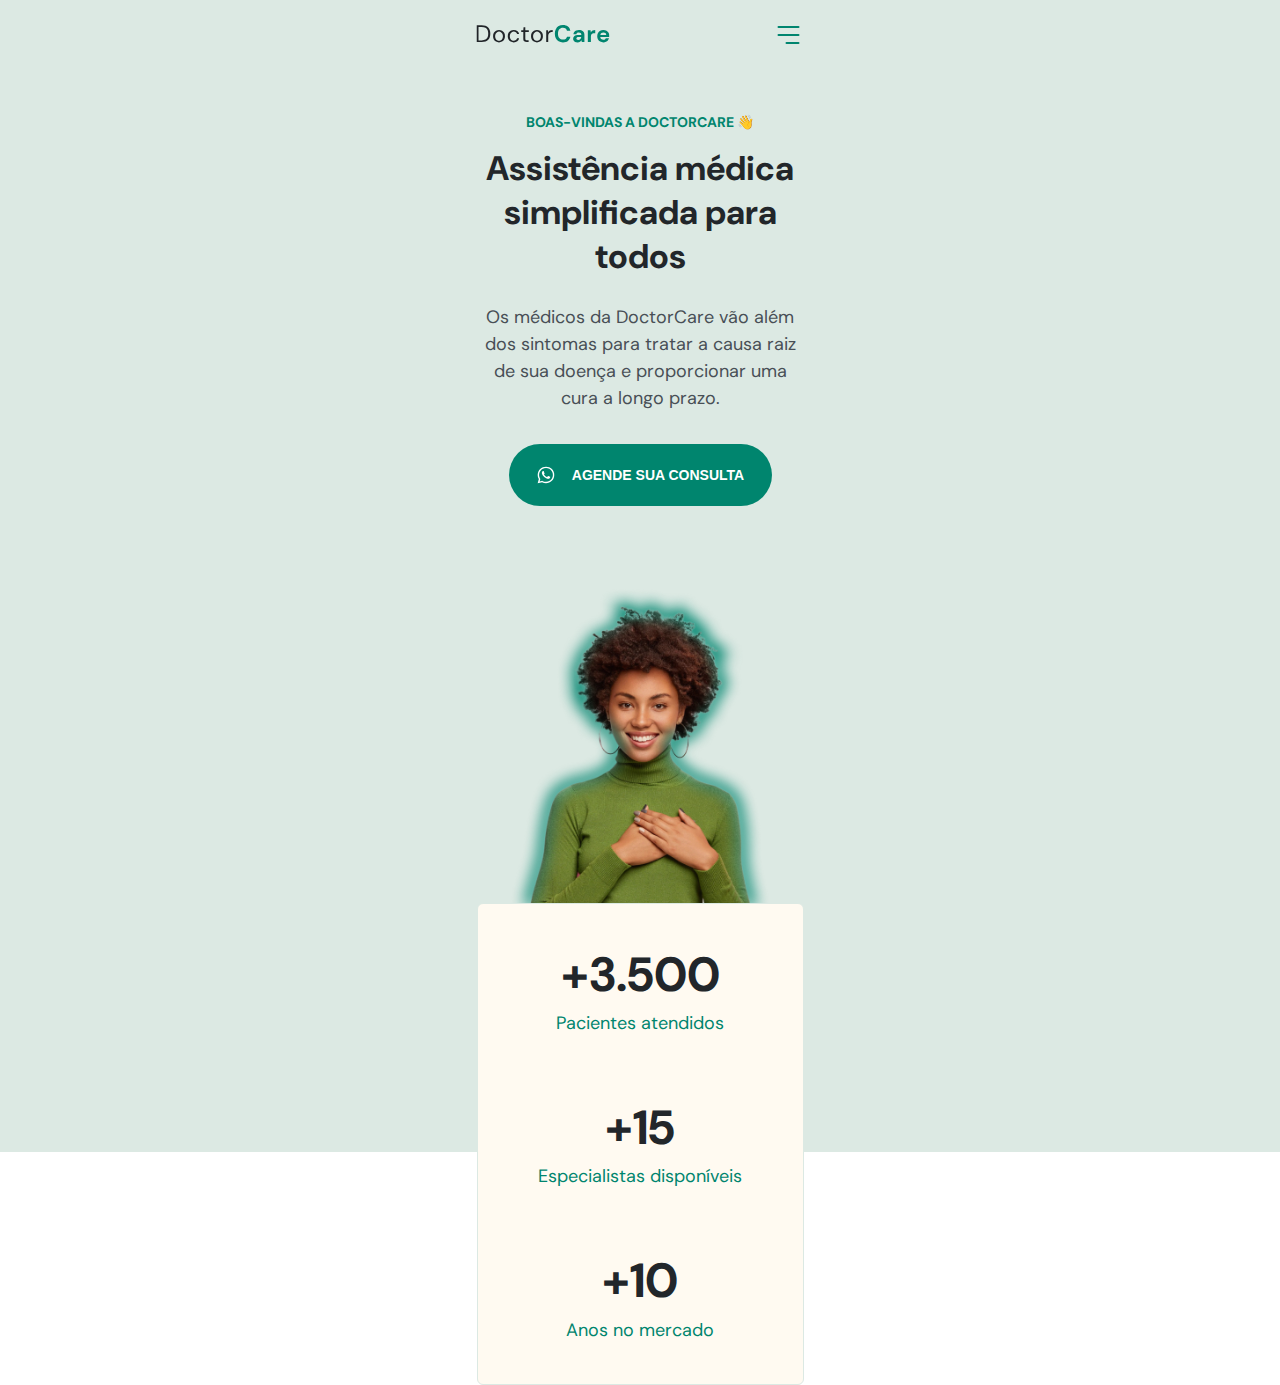
<file: nlwReturn/index.html>
<!DOCTYPE html>
<html lang="pt-br">
  <head>
    <meta charset="UTF-8" />
    <meta name="viewport" content="width=device-width, initial-scale=1.0" />
    <title>DoctorCare</title>

    <link rel="stylesheet" href="style.css" />

    <link rel="preconnect" href="https://fonts.googleapis.com" />
    <link rel="preconnect" href="https://fonts.gstatic.com" crossorigin />
    <link
      href="https://fonts.googleapis.com/css2?family=DM+Sans:wght@400;700&display=swap"
      rel="stylesheet"
    />
  </head>
  <body onscroll="onScroll()" class="">
    <nav id="navigation" class="">
      <div class="wrapper">
        <a class="logo" href="#">
          <svg
            width="133"
            height="18"
            viewBox="0 0 133 18"
            fill="none"
            xmlns="http://www.w3.org/2000/svg"
          >
            <path
              d="M0 17.088V0.287999H5.16C8.12 0.287999 10.296 1.04 11.688 2.544C13.096 4.048 13.8 6.112 13.8 8.736C13.8 11.312 13.096 13.352 11.688 14.856C10.296 16.344 8.12 17.088 5.16 17.088H0ZM2.016 15.408H5.112C6.744 15.408 8.04 15.144 9 14.616C9.976 14.072 10.672 13.304 11.088 12.312C11.504 11.304 11.712 10.112 11.712 8.736C11.712 7.328 11.504 6.12 11.088 5.112C10.672 4.104 9.976 3.328 9 2.784C8.04 2.24 6.744 1.968 5.112 1.968H2.016V15.408Z"
              fill="#212529"
            />
            <path
              d="M22.4949 17.376C21.3749 17.376 20.3669 17.12 19.4709 16.608C18.5749 16.096 17.8629 15.376 17.3349 14.448C16.8229 13.504 16.5669 12.4 16.5669 11.136C16.5669 9.872 16.8309 8.776 17.3589 7.848C17.8869 6.904 18.5989 6.176 19.4949 5.664C20.4069 5.152 21.4229 4.896 22.5429 4.896C23.6629 4.896 24.6709 5.152 25.5669 5.664C26.4629 6.176 27.1669 6.904 27.6789 7.848C28.2069 8.776 28.4709 9.872 28.4709 11.136C28.4709 12.4 28.2069 13.504 27.6789 14.448C27.1509 15.376 26.4309 16.096 25.5189 16.608C24.6229 17.12 23.6149 17.376 22.4949 17.376ZM22.4949 15.648C23.1829 15.648 23.8229 15.48 24.4149 15.144C25.0069 14.808 25.4869 14.304 25.8549 13.632C26.2229 12.96 26.4069 12.128 26.4069 11.136C26.4069 10.144 26.2229 9.312 25.8549 8.64C25.5029 7.968 25.0309 7.464 24.4389 7.128C23.8469 6.792 23.2149 6.624 22.5429 6.624C21.8549 6.624 21.2149 6.792 20.6229 7.128C20.0309 7.464 19.5509 7.968 19.1829 8.64C18.8149 9.312 18.6309 10.144 18.6309 11.136C18.6309 12.128 18.8149 12.96 19.1829 13.632C19.5509 14.304 20.0229 14.808 20.5989 15.144C21.1909 15.48 21.8229 15.648 22.4949 15.648Z"
              fill="#212529"
            />
            <path
              d="M37.2261 17.376C36.0901 17.376 35.0661 17.12 34.1541 16.608C33.2581 16.08 32.5461 15.352 32.0181 14.424C31.5061 13.48 31.2501 12.384 31.2501 11.136C31.2501 9.888 31.5061 8.8 32.0181 7.872C32.5461 6.928 33.2581 6.2 34.1541 5.688C35.0661 5.16 36.0901 4.896 37.2261 4.896C38.6341 4.896 39.8181 5.264 40.7781 6C41.7541 6.736 42.3701 7.72 42.6261 8.952H40.5621C40.4021 8.216 40.0101 7.648 39.3861 7.248C38.7621 6.832 38.0341 6.624 37.2021 6.624C36.5301 6.624 35.8981 6.792 35.3061 7.128C34.7141 7.464 34.2341 7.968 33.8661 8.64C33.4981 9.312 33.3141 10.144 33.3141 11.136C33.3141 12.128 33.4981 12.96 33.8661 13.632C34.2341 14.304 34.7141 14.816 35.3061 15.168C35.8981 15.504 36.5301 15.672 37.2021 15.672C38.0341 15.672 38.7621 15.472 39.3861 15.072C40.0101 14.656 40.4021 14.072 40.5621 13.32H42.6261C42.3861 14.52 41.7781 15.496 40.8021 16.248C39.8261 17 38.6341 17.376 37.2261 17.376Z"
              fill="#212529"
            />
            <path
              d="M50.2974 17.088C49.2094 17.088 48.3534 16.824 47.7294 16.296C47.1054 15.768 46.7934 14.816 46.7934 13.44V6.888H44.7294V5.184H46.7934L47.0574 2.328H48.8094V5.184H52.3134V6.888H48.8094V13.44C48.8094 14.192 48.9614 14.704 49.2654 14.976C49.5694 15.232 50.1054 15.36 50.8734 15.36H52.1214V17.088H50.2974Z"
              fill="#212529"
            />
            <path
              d="M60.4506 17.376C59.3306 17.376 58.3226 17.12 57.4266 16.608C56.5306 16.096 55.8186 15.376 55.2906 14.448C54.7786 13.504 54.5226 12.4 54.5226 11.136C54.5226 9.872 54.7866 8.776 55.3146 7.848C55.8426 6.904 56.5546 6.176 57.4506 5.664C58.3626 5.152 59.3786 4.896 60.4986 4.896C61.6186 4.896 62.6266 5.152 63.5226 5.664C64.4186 6.176 65.1226 6.904 65.6346 7.848C66.1626 8.776 66.4266 9.872 66.4266 11.136C66.4266 12.4 66.1626 13.504 65.6346 14.448C65.1066 15.376 64.3866 16.096 63.4746 16.608C62.5786 17.12 61.5706 17.376 60.4506 17.376ZM60.4506 15.648C61.1386 15.648 61.7786 15.48 62.3706 15.144C62.9626 14.808 63.4426 14.304 63.8106 13.632C64.1786 12.96 64.3626 12.128 64.3626 11.136C64.3626 10.144 64.1786 9.312 63.8106 8.64C63.4586 7.968 62.9866 7.464 62.3946 7.128C61.8026 6.792 61.1706 6.624 60.4986 6.624C59.8106 6.624 59.1706 6.792 58.5786 7.128C57.9866 7.464 57.5066 7.968 57.1386 8.64C56.7706 9.312 56.5866 10.144 56.5866 11.136C56.5866 12.128 56.7706 12.96 57.1386 13.632C57.5066 14.304 57.9786 14.808 58.5546 15.144C59.1466 15.48 59.7786 15.648 60.4506 15.648Z"
              fill="#212529"
            />
            <path
              d="M69.7097 17.088V5.184H71.5337L71.7017 7.464C72.0697 6.68 72.6297 6.056 73.3817 5.592C74.1337 5.128 75.0617 4.896 76.1657 4.896V7.008H75.6137C74.9097 7.008 74.2617 7.136 73.6697 7.392C73.0777 7.632 72.6057 8.048 72.2537 8.64C71.9017 9.232 71.7257 10.048 71.7257 11.088V17.088H69.7097Z"
              fill="#212529"
            />
            <path
              d="M86.4924 17.376C84.7964 17.376 83.3404 17.016 82.1244 16.296C80.9084 15.56 79.9724 14.544 79.3164 13.248C78.6604 11.936 78.3324 10.424 78.3324 8.712C78.3324 7 78.6604 5.488 79.3164 4.176C79.9724 2.864 80.9084 1.84 82.1244 1.104C83.3404 0.368 84.7964 0 86.4924 0C88.5084 0 90.1564 0.504 91.4364 1.512C92.7324 2.504 93.5404 3.904 93.8604 5.712H90.4764C90.2684 4.8 89.8204 4.088 89.1324 3.576C88.4604 3.048 87.5644 2.784 86.4444 2.784C84.8924 2.784 83.6764 3.312 82.7964 4.368C81.9164 5.424 81.4764 6.872 81.4764 8.712C81.4764 10.552 81.9164 12 82.7964 13.056C83.6764 14.096 84.8924 14.616 86.4444 14.616C87.5644 14.616 88.4604 14.376 89.1324 13.896C89.8204 13.4 90.2684 12.72 90.4764 11.856H93.8604C93.5404 13.584 92.7324 14.936 91.4364 15.912C90.1564 16.888 88.5084 17.376 86.4924 17.376Z"
              fill="#00856F"
            />
            <path
              d="M101.092 17.376C100.068 17.376 99.2278 17.216 98.5718 16.896C97.9158 16.56 97.4277 16.12 97.1077 15.576C96.7878 15.032 96.6278 14.432 96.6278 13.776C96.6278 12.672 97.0598 11.776 97.9238 11.088C98.7878 10.4 100.084 10.056 101.812 10.056H104.836V9.768C104.836 8.952 104.604 8.352 104.14 7.968C103.676 7.584 103.1 7.392 102.412 7.392C101.788 7.392 101.244 7.544 100.78 7.848C100.316 8.136 100.028 8.568 99.9157 9.144H96.9157C96.9958 8.28 97.2837 7.528 97.7797 6.888C98.2917 6.248 98.9477 5.76 99.7477 5.424C100.548 5.072 101.444 4.896 102.436 4.896C104.132 4.896 105.468 5.32 106.444 6.168C107.42 7.016 107.908 8.216 107.908 9.768V17.088H105.292L105.004 15.168C104.652 15.808 104.156 16.336 103.516 16.752C102.892 17.168 102.084 17.376 101.092 17.376ZM101.788 14.976C102.668 14.976 103.348 14.688 103.828 14.112C104.324 13.536 104.636 12.824 104.764 11.976H102.148C101.332 11.976 100.748 12.128 100.396 12.432C100.044 12.72 99.8678 13.08 99.8678 13.512C99.8678 13.976 100.044 14.336 100.396 14.592C100.748 14.848 101.212 14.976 101.788 14.976Z"
              fill="#00856F"
            />
            <path
              d="M111.319 17.088V5.184H114.055L114.343 7.416C114.775 6.648 115.359 6.04 116.095 5.592C116.847 5.128 117.727 4.896 118.735 4.896V8.136H117.871C117.199 8.136 116.599 8.24 116.071 8.448C115.543 8.656 115.127 9.016 114.823 9.528C114.535 10.04 114.391 10.752 114.391 11.664V17.088H111.319Z"
              fill="#00856F"
            />
            <path
              d="M126.888 17.376C125.688 17.376 124.624 17.12 123.696 16.608C122.768 16.096 122.04 15.376 121.512 14.448C120.984 13.52 120.72 12.448 120.72 11.232C120.72 10 120.976 8.904 121.488 7.944C122.016 6.984 122.736 6.24 123.648 5.712C124.576 5.168 125.664 4.896 126.912 4.896C128.08 4.896 129.112 5.152 130.008 5.664C130.904 6.176 131.6 6.88 132.096 7.776C132.608 8.656 132.864 9.64 132.864 10.728C132.864 10.904 132.856 11.088 132.84 11.28C132.84 11.472 132.832 11.672 132.816 11.88H123.768C123.832 12.808 124.152 13.536 124.728 14.064C125.32 14.592 126.032 14.856 126.864 14.856C127.488 14.856 128.008 14.72 128.424 14.448C128.856 14.16 129.176 13.792 129.384 13.344H132.504C132.28 14.096 131.904 14.784 131.376 15.408C130.864 16.016 130.224 16.496 129.456 16.848C128.704 17.2 127.848 17.376 126.888 17.376ZM126.912 7.392C126.16 7.392 125.496 7.608 124.92 8.04C124.344 8.456 123.976 9.096 123.816 9.96H129.744C129.696 9.176 129.408 8.552 128.88 8.088C128.352 7.624 127.696 7.392 126.912 7.392Z"
              fill="#00856F"
            />
          </svg>
        </a>

        <div class="menu">
          <ul>
            <li><a href="#">Início</a></li>
            <li><a href="#">Sobre</a></li>
            <li><a href="#">Serviços</a></li>
            <li><a href="#">Depoimentos</a></li>
          </ul>
          <a class="button" href="#">Agende sua consulta</a>
          <ul class="social-links">
            <li>
              <a href="instagram.com" target="_blank"
                ><svg
                  width="24"
                  height="24"
                  viewBox="0 0 24 24"
                  fill="none"
                  xmlns="http://www.w3.org/2000/svg"
                >
                  <path
                    d="M17 1.99997H7C4.23858 1.99997 2 4.23855 2 6.99997V17C2 19.7614 4.23858 22 7 22H17C19.7614 22 22 19.7614 22 17V6.99997C22 4.23855 19.7614 1.99997 17 1.99997Z"
                    stroke="#FFFAF1"
                    stroke-width="2"
                    stroke-linecap="round"
                    stroke-linejoin="round"
                  />
                  <path
                    d="M15.9997 11.3701C16.1231 12.2023 15.981 13.0523 15.5935 13.7991C15.206 14.5459 14.5929 15.1515 13.8413 15.5297C13.0898 15.908 12.2382 16.0397 11.4075 15.906C10.5768 15.7723 9.80947 15.3801 9.21455 14.7852C8.61962 14.1903 8.22744 13.4229 8.09377 12.5923C7.96011 11.7616 8.09177 10.91 8.47003 10.1584C8.84829 9.40691 9.45389 8.7938 10.2007 8.4063C10.9475 8.0188 11.7975 7.87665 12.6297 8.00006C13.4786 8.12594 14.2646 8.52152 14.8714 9.12836C15.4782 9.73521 15.8738 10.5211 15.9997 11.3701Z"
                    stroke="#FFFAF1"
                    stroke-width="2"
                    stroke-linecap="round"
                    stroke-linejoin="round"
                  />
                  <path
                    d="M17.5 6.49997H17.51"
                    stroke="#FFFAF1"
                    stroke-width="2"
                    stroke-linecap="round"
                    stroke-linejoin="round"
                  />
                </svg>
              </a>
            </li>
            <li>
              <a href="facebook.com" target="_blank"
                ><svg
                  width="24"
                  height="24"
                  viewBox="0 0 24 24"
                  fill="none"
                  xmlns="http://www.w3.org/2000/svg"
                >
                  <path
                    d="M18 1.99997H15C13.6739 1.99997 12.4021 2.52675 11.4645 3.46444C10.5268 4.40212 10 5.67389 10 6.99997V9.99997H7V14H10V22H14V14H17L18 9.99997H14V6.99997C14 6.73475 14.1054 6.4804 14.2929 6.29286C14.4804 6.10533 14.7348 5.99997 15 5.99997H18V1.99997Z"
                    stroke="#FFFAF1"
                    stroke-width="2"
                    stroke-linecap="round"
                    stroke-linejoin="round"
                  />
                </svg>
              </a>
            </li>
            <li>
              <a href="youtube.com" target="_blank"
                ><svg
                  width="24"
                  height="24"
                  viewBox="0 0 24 24"
                  fill="none"
                  xmlns="http://www.w3.org/2000/svg"
                >
                  <path
                    d="M22.5396 6.42C22.4208 5.94541 22.1789 5.51057 21.8382 5.15941C21.4976 4.80824 21.0703 4.55318 20.5996 4.42C18.8796 4 11.9996 4 11.9996 4C11.9996 4 5.1196 4 3.3996 4.46C2.92884 4.59318 2.50157 4.84824 2.16094 5.19941C1.82031 5.55057 1.57838 5.98541 1.4596 6.46C1.14481 8.20556 0.990831 9.97631 0.999595 11.75C0.988374 13.537 1.14236 15.3213 1.4596 17.08C1.59055 17.5398 1.8379 17.9581 2.17774 18.2945C2.51758 18.6308 2.93842 18.8738 3.3996 19C5.1196 19.46 11.9996 19.46 11.9996 19.46C11.9996 19.46 18.8796 19.46 20.5996 19C21.0703 18.8668 21.4976 18.6118 21.8382 18.2606C22.1789 17.9094 22.4208 17.4746 22.5396 17C22.852 15.2676 23.0059 13.5103 22.9996 11.75C23.0108 9.96295 22.8568 8.1787 22.5396 6.42Z"
                    stroke="#FFFAF1"
                    stroke-width="2"
                    stroke-linecap="round"
                    stroke-linejoin="round"
                  />
                  <path
                    d="M9.75 15.02L15.5 11.75L9.75 8.48001V15.02Z"
                    stroke="#FFFAF1"
                    stroke-width="2"
                    stroke-linecap="round"
                    stroke-linejoin="round"
                  />
                </svg>
              </a>
            </li>
          </ul>
        </div>

        <button onclick="openMenu()" class="open-menu">
          <svg
            width="40"
            height="40"
            viewBox="0 0 40 40"
            fill="none"
            xmlns="http://www.w3.org/2000/svg"
          >
            <path
              d="M10 20H30"
              stroke="#00856F"
              stroke-width="2"
              stroke-linecap="round"
              stroke-linejoin="round"
            />
            <path
              d="M10 12H30"
              stroke="#00856F"
              stroke-width="2"
              stroke-linecap="round"
              stroke-linejoin="round"
            />
            <path
              d="M18 28L30 28"
              stroke="#00856F"
              stroke-width="2"
              stroke-linecap="round"
              stroke-linejoin="round"
            />
          </svg>
        </button>
        <button onclick="closeMenu()" class="close-menu">
          <svg
            width="40"
            height="40"
            viewBox="0 0 40 40"
            fill="none"
            xmlns="http://www.w3.org/2000/svg"
          >
            <path
              d="M30 10L10 30M10 10L30 30"
              stroke="#FFFAF1"
              stroke-width="2"
              stroke-linecap="round"
              stroke-linejoin="round"
            />
          </svg>
        </button>
      </div>
    </nav>

    <header class="wrapper">
      <h4>BOAS-VINDAS A DOCTORCARE 👋</h4>
      <h1>Assistência médica simplificada para todos</h1>
      <p>
        Os médicos da DoctorCare vão além dos sintomas para tratar a causa raiz
        de sua doença e proporcionar uma cura a longo prazo.
      </p>
      <button>
        <svg
          width="20"
          height="20"
          viewBox="0 0 20 20"
          fill="none"
          xmlns="http://www.w3.org/2000/svg"
        >
          <path
            d="M13.8337 11.6667C13.667 11.5833 12.5837 11.0833 12.417 11C12.2503 10.9167 12.0837 10.9167 11.917 11.0833C11.7503 11.25 11.417 11.75 11.2503 11.9167C11.167 12.0833 11.0003 12.0833 10.8337 12C10.2503 11.75 9.66699 11.4167 9.16699 11C8.75033 10.5833 8.33366 10.0833 8.00033 9.58334C7.91699 9.41668 8.00033 9.25001 8.08366 9.16668C8.16699 9.08334 8.25033 8.91668 8.41699 8.83334C8.50033 8.75001 8.58366 8.58334 8.58366 8.50001C8.66699 8.41668 8.66699 8.25001 8.58366 8.16668C8.50033 8.08334 8.08366 7.08334 7.91699 6.66668C7.83366 6.08334 7.66699 6.08334 7.50033 6.08334C7.41699 6.08334 7.25033 6.08334 7.08366 6.08334C6.91699 6.08334 6.66699 6.25001 6.58366 6.33334C6.08366 6.83334 5.83366 7.41668 5.83366 8.08334C5.91699 8.83334 6.16699 9.58334 6.66699 10.25C7.58366 11.5833 8.75033 12.6667 10.167 13.3333C10.5837 13.5 10.917 13.6667 11.3337 13.75C11.7503 13.9167 12.167 13.9167 12.667 13.8333C13.2503 13.75 13.7503 13.3333 14.0837 12.8333C14.2503 12.5 14.2503 12.1667 14.167 11.8333C14.167 11.8333 14.0003 11.75 13.8337 11.6667ZM15.917 4.08334C12.667 0.833344 7.41699 0.833344 4.16699 4.08334C1.50033 6.75001 1.00033 10.8333 2.83366 14.0833L1.66699 18.3333L6.08366 17.1667C7.33366 17.8333 8.66699 18.1667 10.0003 18.1667C14.5837 18.1667 18.2503 14.5 18.2503 9.91668C18.3337 7.75001 17.417 5.66668 15.917 4.08334ZM13.667 15.75C12.5837 16.4167 11.3337 16.8333 10.0003 16.8333C8.75033 16.8333 7.58366 16.5 6.50033 15.9167L6.25033 15.75L3.66699 16.4167L4.33366 13.9167L4.16699 13.6667C2.16699 10.3333 3.16699 6.16668 6.41699 4.08334C9.66699 2.00001 13.8337 3.08334 15.8337 6.25001C17.8337 9.50001 16.917 13.75 13.667 15.75Z"
            fill="white"
          />
        </svg>
        Agende sua consulta
      </button>
      <img
        src="assets/Foto.png"
        alt="Mulher negra vestindo moletom verde e sorrindo"
      />
      <div class="bigBox">
        <div class="miniBox">
          <h3>+3.500</h3>
          <p>Pacientes atendidos</p>
        </div>
        <div class="miniBox">
          <h3>+15</h3>
          <p>Especialistas disponíveis</p>
        </div>
        <div class="miniBox">
          <h3>+10</h3>
          <p>Anos no mercado</p>
        </div>
      </div>
    </header>
  </body>
  <script src="script.js"></script>
</html>
</file>
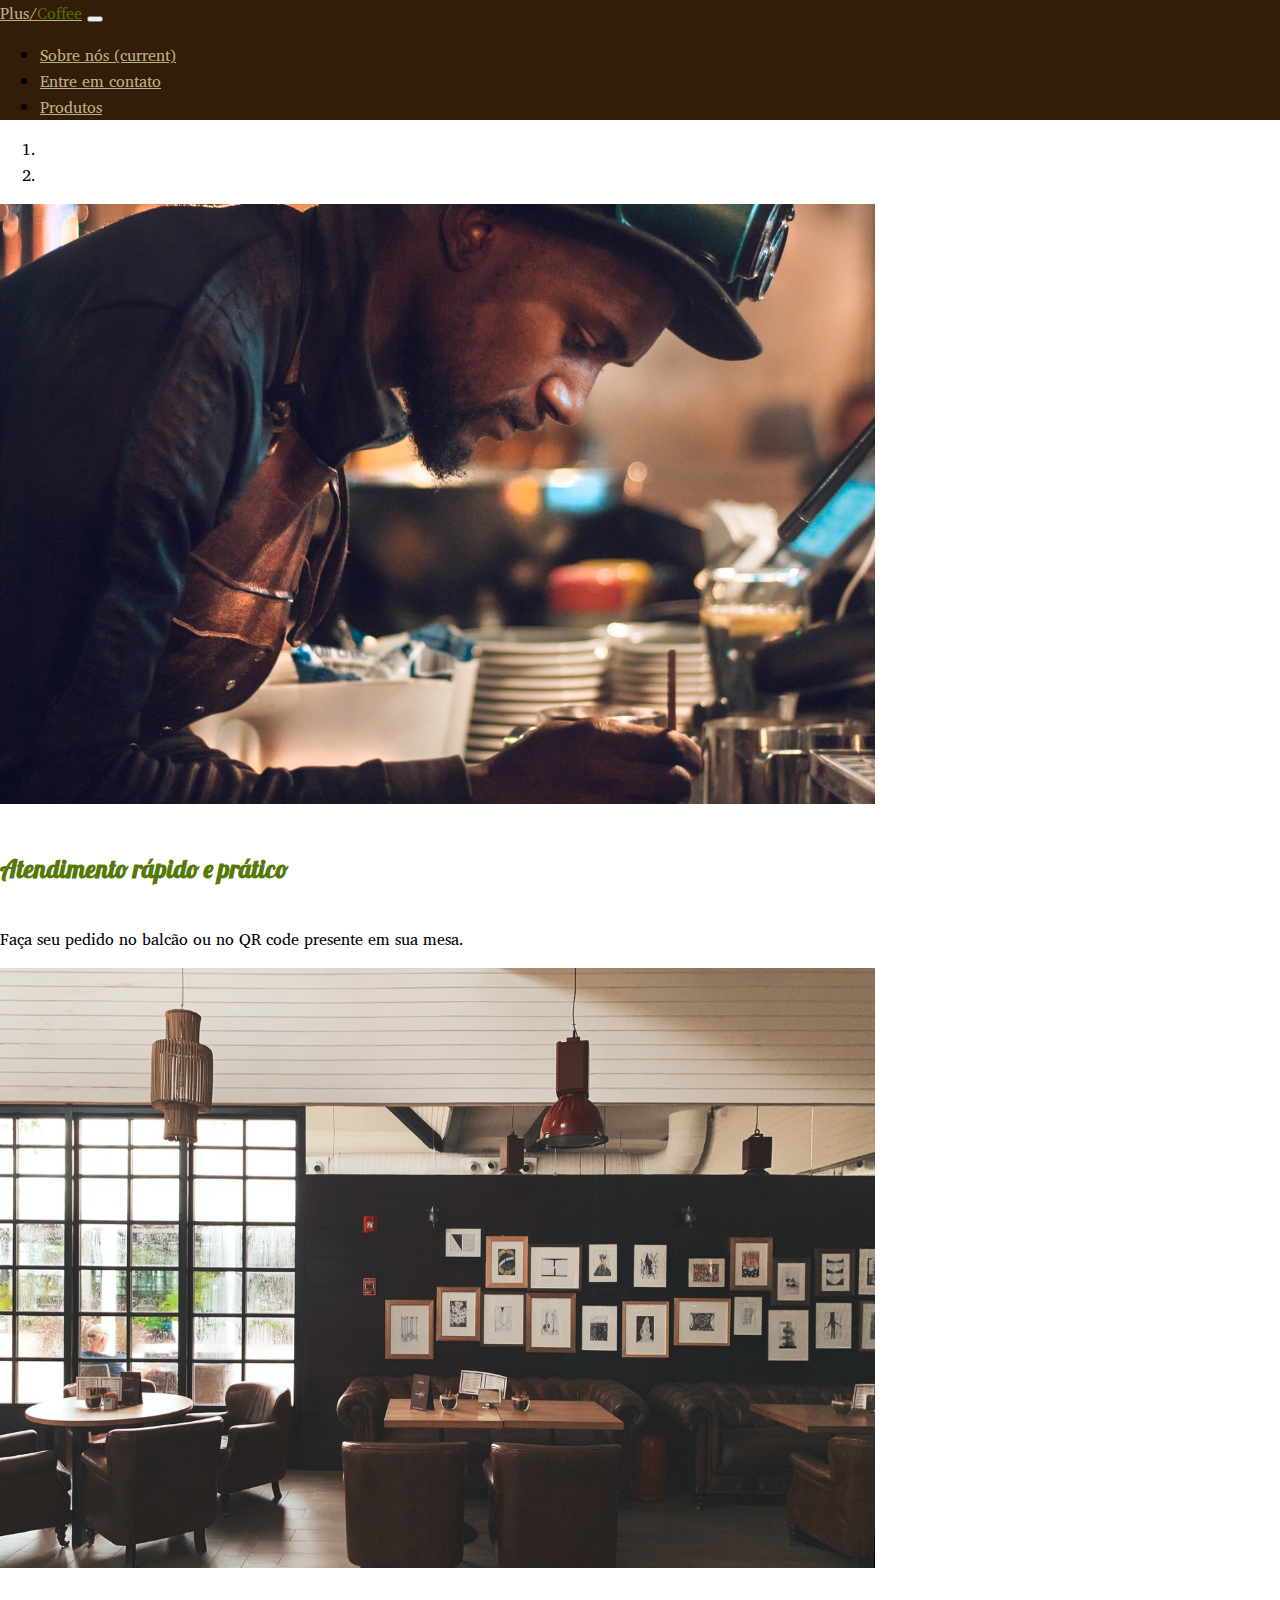
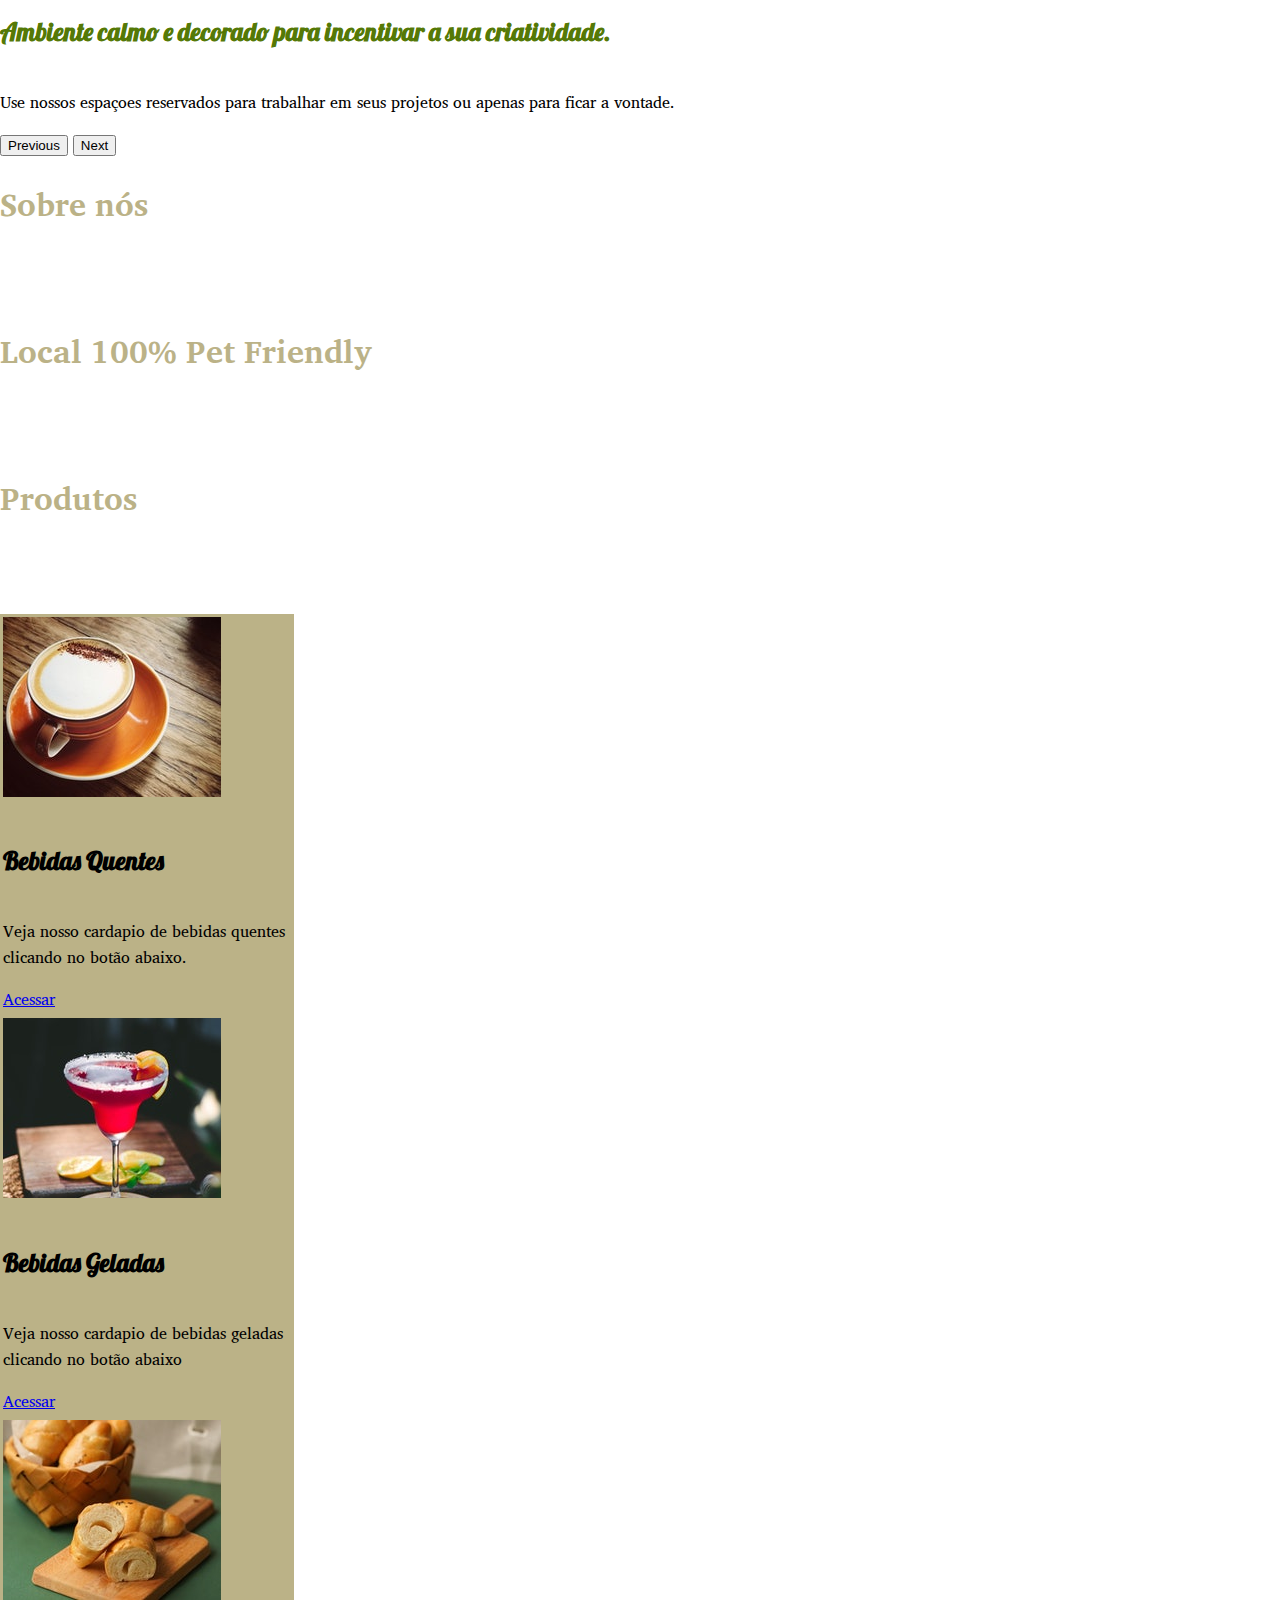
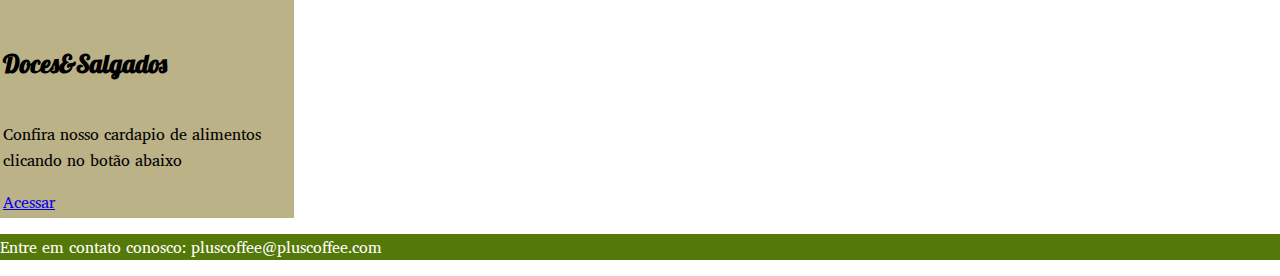
<file: PlusCoffee/index.html>
<!DOCTYPE html>
<html lang="pt-br">
  <head>
    <meta charset="UTF-8" />
    <meta http-equiv="X-UA-Compatible" content="IE=edge" />
    <meta name="viewport" content="width=device-width, initial-scale=1.0" />
    <link rel="preconnect" href="https://fonts.googleapis.com" />
    <link rel="preconnect" href="https://fonts.gstatic.com" crossorigin />
    <link
      href="https://fonts.googleapis.com/css2?family=Lobster&display=swap"
      rel="stylesheet"
    />
    <link rel="preconnect" href="https://fonts.googleapis.com" />
    <link rel="preconnect" href="https://fonts.gstatic.com" crossorigin />
    <link
      href="https://fonts.googleapis.com/css2?family=Charis+SIL:ital,wght@0,700;1,400&display=swap"
      rel="stylesheet"
    />
    <link
      rel="stylesheet"
      href="https://cdn.jsdelivr.net/npm/bootstrap@4.6.1/dist/css/bootstrap.min.css"
      integrity="sha384-zCbKRCUGaJDkqS1kPbPd7TveP5iyJE0EjAuZQTgFLD2ylzuqKfdKlfG/eSrtxUkn"
      crossorigin="anonymous"
    />
    <link rel="stylesheet" href="src/style.css" />
    <meta author="Carlos Henrique Almeida Camilo" />
    <title>Plus Coffee</title>
  </head>

  <body>
    <header>
      <nav class="navbar navbar-expand-lg navbar-light navbar-color fixed-top">
        <a class="navbar-brand special-colorNav" href="#"
          >Plus/<span class="coffeee">Coffee</span></a
        >
        <button
          class="navbar-toggler"
          type="button"
          data-toggle="collapse"
          data-target="#navbarNav"
          aria-controls="navbarNav"
          aria-expanded="false"
          aria-label="Toggle navigation"
        >
          <span class="navbar-toggler-icon"></span>
        </button>
        <div
          class="collapse navbar-collapse justify-content-end"
          id="navbarNav"
        >
          <ul class="navbar-nav">
            <li class="nav-item active">
              <a class="nav-link special-color" href="#about"
                >Sobre nós <span class="sr-only">(current)</span></a
              >
            </li>
            <li class="nav-item">
              <a class="nav-link special-color" href="#contact"
                >Entre em contato</a
              >
            </li>
            <li class="nav-item">
              <a class="nav-link special-color" href="#product">Produtos</a>
            </li>
          </ul>
        </div>
      </nav>
    </header>
    <main>
      <div
        id="carouselExampleCaptions"
        class="carousel slide"
        data-ride="carousel"
      >
        <ol class="carousel-indicators">
          <li
            data-target="#carouselExampleCaptions"
            data-slide-to="0"
            class="active"
          ></li>
          <li data-target="#carouselExampleCaptions" data-slide-to="1"></li>
        </ol>
        <div class="carousel-inner">
          <div class="carousel-item active">
            <img
              src="assets/barista2.jpg"
              class="d-block w-100 header-img1"
              alt="..."
            />
            <div class="carousel-caption d-none d-md-block">
              <h5 class="color-special">Atendimento rápido e prático</h5>
              <p>
                Faça seu pedido no balcão ou no QR code presente em sua mesa.
              </p>
            </div>
          </div>
          <div class="carousel-item">
            <img
              src="assets/header-page2.jpg"
              class="d-block w-100 header-img2"
              alt="..."
            />
            <div class="carousel-caption d-none d-md-block">
              <h5 class="color-special">
                Ambiente calmo e decorado para incentivar a sua criatividade.
              </h5>
              <p>
                Use nossos espaçoes reservados para trabalhar em seus projetos
                ou apenas para ficar a vontade.
              </p>
            </div>
          </div>
        </div>
        <button
          class="carousel-control-prev"
          type="button"
          data-target="#carouselExampleCaptions"
          data-slide="prev"
        >
          <span class="carousel-control-prev-icon" aria-hidden="true"></span>
          <span class="sr-only">Previous</span>
        </button>
        <button
          class="carousel-control-next"
          type="button"
          data-target="#carouselExampleCaptions"
          data-slide="next"
        >
          <span class="carousel-control-next-icon" aria-hidden="true"></span>
          <span class="sr-only">Next</span>
        </button>
      </div>
      <section class="backgroundAll">
        <div
          class="d-flex flex-column bd-highlight mb-3 justify-content-center"
        >
          <article class="p-2">
            <h1 class="tittle-color d-flex justify-content-center" id="about">
              Sobre nós
            </h1>
            <p class="pColor">
              A Plus/Coffee é um cafeteria fundada com o intuito de fornecer um
              ambiente agradavel e acolhedor para nossos clientes, temos
              diversas lojas ao redor do país com temas e ambientes
              completamente diferentes um do outro, mas todos tem algumas coisas
              em comum, como a qualidade nos produtos e um ambiente 100% Pet
              Friendly!
            </p>
          </article>

          <article class="p-2">
            <h1 class="tittle-color d-flex justify-content-center">
              Local 100% Pet Friendly
            </h1>
            <p class="pColor">
              Você terá que reservar uma mesa em nossos locais específicos e
              adaptados, por isso você deve entrar em contato com o
              estabelecimento antes de tudo, após fazer a reserva e nos dizer o
              porte e caracteristicas do seu amiguinho basta comparecer nosso
              local e apresentar o comprovante de reserva no balcão :)
            </p>
          </article>
        </div>
        <article class="p-2">
          <div id="product">
            <h1 class="tittle-color d-flex justify-content-center">Produtos</h1>
            <p class="pColor">
              Um cardápio sofisticado, possui um mix completo de cafés,
              chocolates e deliciosas sobremesas, que dão água na boca! Nosso
              café é 100% Arábica que remete qualidade, requinte e aroma intenso
              nos mais diversos sabores, e os Salgados e massas estão sempre
              quentinhos e crocantes.
            </p>
          </div>
          <div class="container">
            <div class="row">
              <div class="card p-0 m-3 col-12 col-md4">
                <img
                  class="card-img-top cardFoto"
                  src="assets/exemploBebidaQuente.jpg"
                  alt="Imagem ilustrativa de Capuccino"
                />
                <div class="card-body">
                  <h5 class="card-title">Bebidas Quentes</h5>
                  <p class="card-text">
                    Veja nosso cardapio de bebidas quentes clicando no botão
                    abaixo.
                  </p>
                  <a href="#" class="btn btn-primary">Acessar</a>
                </div>
              </div>
              <div class="card p-0 m-3 col-12 col-md4">
                <img
                  class="card-img-top cardFoto"
                  src="assets/bebidaGelada.jpg"
                  alt="Imagem de capa do card"
                />
                <div class="card-body">
                  <h5 class="card-title">Bebidas Geladas</h5>
                  <p class="card-text">
                    Veja nosso cardapio de bebidas geladas clicando no botão
                    abaixo
                  </p>
                  <a href="#" class="btn btn-primary">Acessar</a>
                </div>
              </div>
              <div class="card p-0 m-3 col-12 col-md4">
                <img
                  class="card-img-top cardFoto"
                  src="assets/alimentos.jpg"
                  alt="Imagem de capa do card"
                />
                <div class="card-body">
                  <h5 class="card-title">Doces&Salgados</h5>
                  <p class="card-text">
                    Confira nosso cardapio de alimentos clicando no botão abaixo
                  </p>
                  <a href="#" class="btn btn-primary">Acessar</a>
                </div>
              </div>
            </div>
          </div>
        </article>
        <footer class="footerColor">
          <p class="m-0">Entre em contato conosco: pluscoffee@pluscoffee.com</p>
        </footer>
      </section>
    </main>
    <script
      src="https://cdn.jsdelivr.net/npm/jquery@3.5.1/dist/jquery.slim.min.js"
      integrity="sha384-DfXdz2htPH0lsSSs5nCTpuj/zy4C+OGpamoFVy38MVBnE+IbbVYUew+OrCXaRkfj"
      crossorigin="anonymous"
    ></script>
    <script
      src="https://cdn.jsdelivr.net/npm/bootstrap@4.6.1/dist/js/bootstrap.bundle.min.js"
      integrity="sha384-fQybjgWLrvvRgtW6bFlB7jaZrFsaBXjsOMm/tB9LTS58ONXgqbR9W8oWht/amnpF"
      crossorigin="anonymous"
    ></script>
  </body>
</html>
</file>
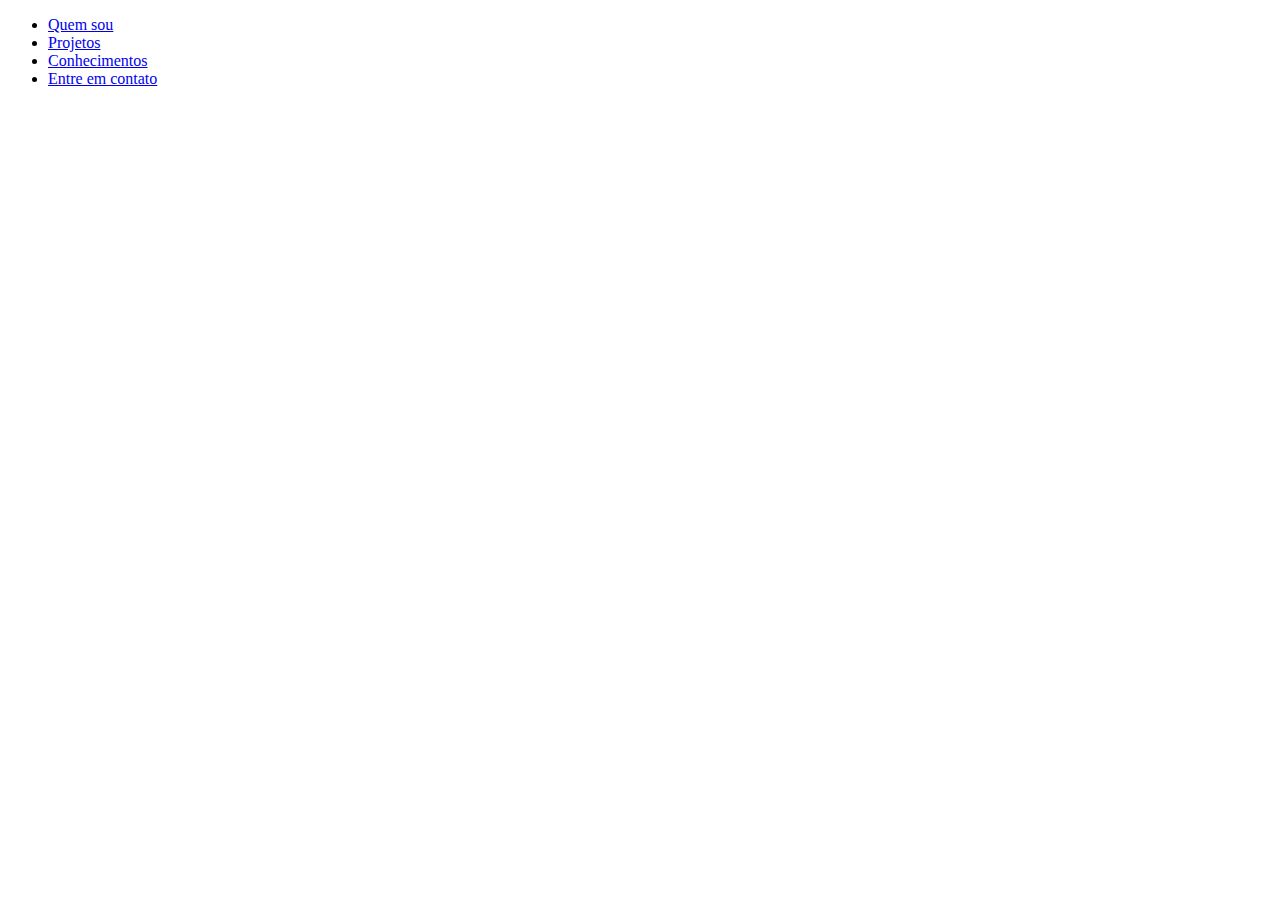
<file: Principal/index.html>
<!DOCTYPE html>
<html lang="en">
  <head>
    <meta charset="UTF-8" />
    <meta http-equiv="X-UA-Compatible" content="IE=edge" />
    <meta name="viewport" content="width=device-width, initial-scale=1.0" />
    <title>Página principal do Projeto</title>
  </head>
  <body>
    <header>
      <ul>
        <li>
          <a href="#">Quem sou</a>
        </li>
        <li>
          <a href="#">Projetos</a>
        </li>
        <li>
          <a href="#">Conhecimentos</a>
        </li>
        <li>
          <a href="#">Entre em contato</a>
        </li>
      </ul>
    </header>
    <main>
      <section class="welcome">
        <div></div>
      </section>
    </main>
  </body>
</html>
</file>
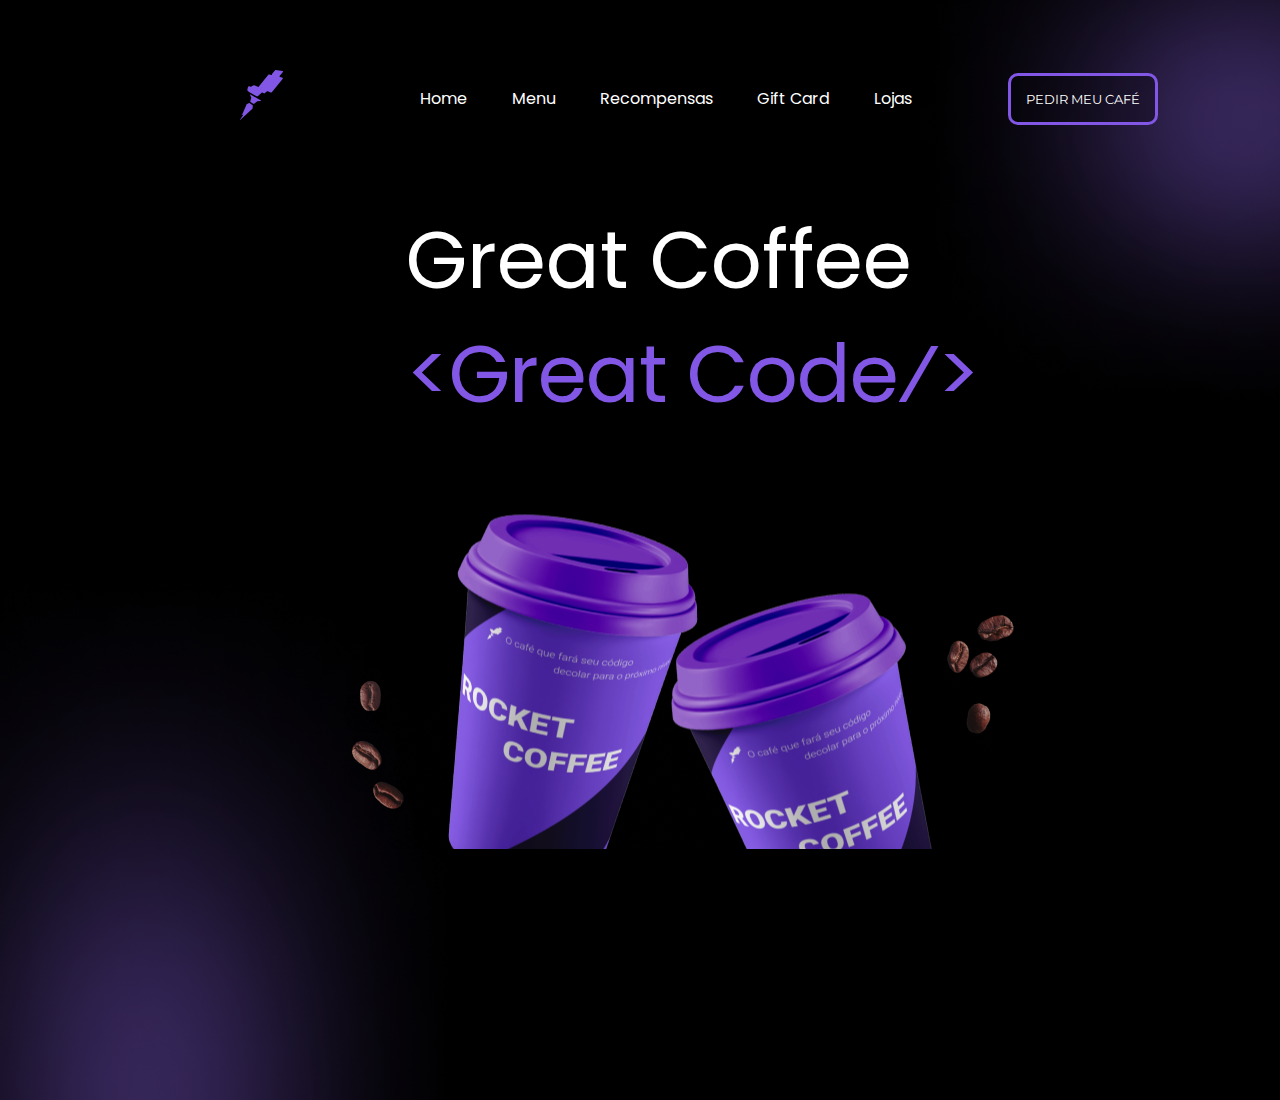
<file: rocketCoffe/index.html>
<!DOCTYPE html>
<html lang="pt-br">
  <head>
    <meta charset="UTF-8" />
    <meta http-equiv="X-UA-Compatible" content="IE=edge" />
    <meta name="viewport" content="width=device-width, initial-scale=1.0" />

    <link rel="stylesheet" href="style.css" />
    <link rel="preconnect" href="https://fonts.googleapis.com" />
    <link rel="preconnect" href="https://fonts.gstatic.com" crossorigin />
    <link
      href="https://fonts.googleapis.com/css2?family=DM+Sans:wght@400;500;700&family=Montserrat:wght@300&family=Poppins:wght@400;700&display=swap"
      rel="stylesheet"
    />
    <title>Great Coffee</title>
  </head>
  <body>
    <div class="container clearfix">
      <header>
        <nav>
          <a href="index.html">
            <img src="assets/logo-desktop.svg" alt="Logo da página"
          /></a>
          <ul>
            <li><a href="index.html">Home </a></li>
            <li><a href="index.html">Menu </a></li>
            <li><a href="index.html">Recompensas </a></li>
            <li><a href="index.html">Gift Card </a></li>
            <li><a href="index.html">Lojas </a></li>
          </ul>
          <a href="index.html"><button>PEDIR MEU CAFÉ</button></a>
        </nav>
      </header>
      <main>
        <div class="tittle">
          <p>Great Coffee</p>
          <p id="animat" class="secondaryP">
            &lt;Great <span>Code&frasl;&gt;</span>
          </p>
        </div>
        <img
          class="coffee"
          src="assets/rocket-coffee.png"
          alt="Copós de café"
        />
        <img class="blur1" src="assets/blur-1.png" alt="Efeito blur inferior" />
        <img class="blur2" src="assets/blur-2.png" alt="Efeito blur topo" />
      </main>
    </div>
  </body>
</html>
</file>
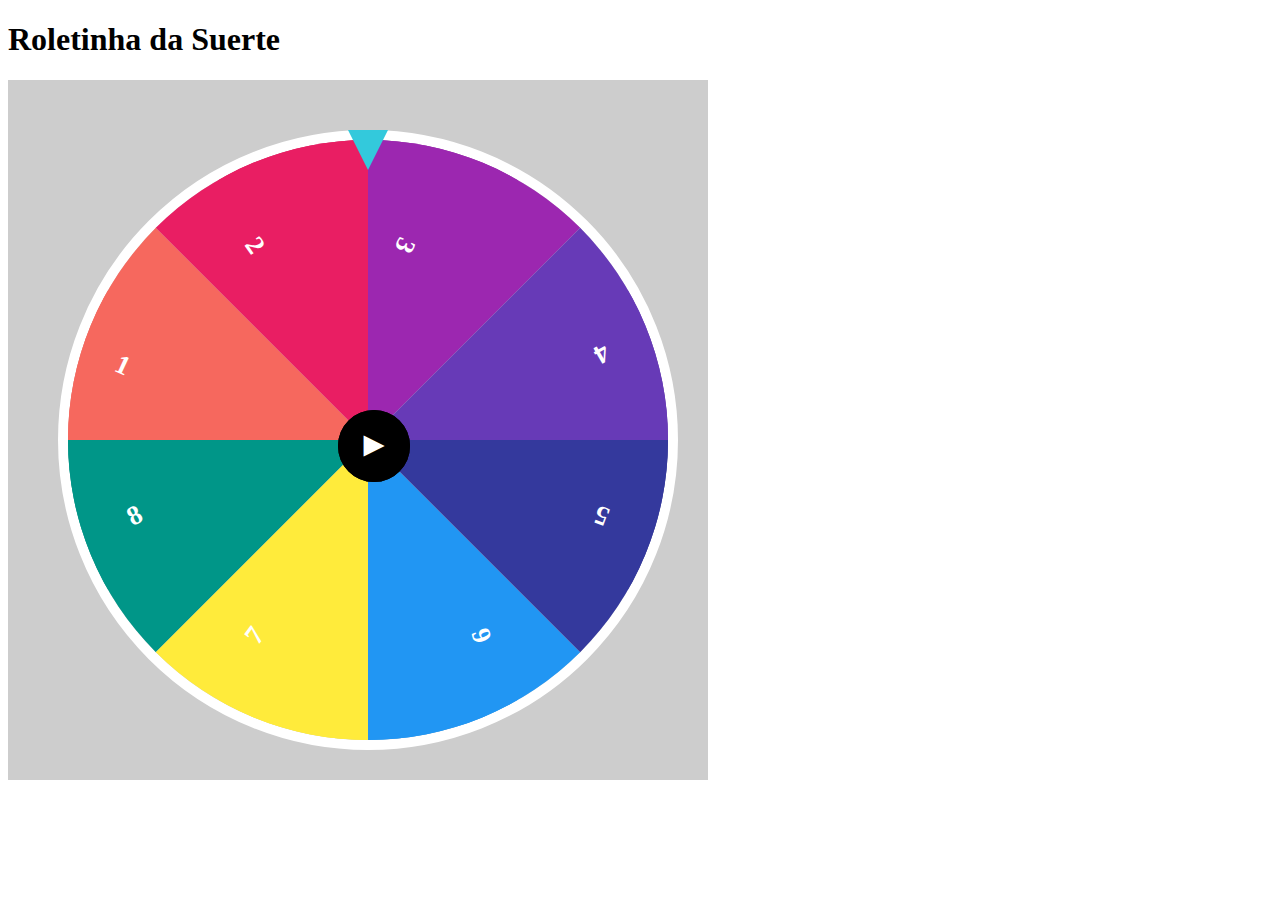
<file: roleta/index.html>
<!DOCTYPE html>
<html lang="en">
  <head>
    <meta charset="UTF-8" />
    <title>Roleta</title>
    <link rel="stylesheet" href="style.css" />
    <script src="script.js"></script>
  </head>

  <body>
    <h1>Roletinha da Suerte</h1>
    <div class="folha">
      <div class="seta"></div>
      <div class="roleta" id="roleta">
        <div class="box1"></div>
        <div class="box2"></div>
        <div class="box3"></div>
        <div class="box4"></div>
        <div class="box5"></div>
        <div class="box6"></div>
        <div class="box7"></div>
        <div class="box8"></div>

        <div class="premio premio1" id="opt1">1</div>
        <div class="premio premio2" id="opt0">2</div>
        <div class="premio premio3" id="opt7">3</div>
        <div class="premio premio4" id="opt6">4</div>
        <div class="premio premio5" id="opt5">5</div>
        <div class="premio premio6" id="opt4">6</div>
        <div class="premio premio7" id="opt3">7</div>
        <div class="premio premio8" id="opt2">8</div>

        <div id="btnPlay" class="btnRoleta play" onclick="playOnClick()">►</div>
        <div id="btnStop" class="btnRoleta stop" onclick="stopOnClick()">
          ❚❚
        </div>
      </div>
    </div>
    <p id="msgGanhador"></p>
  </body>
</html>
</file>
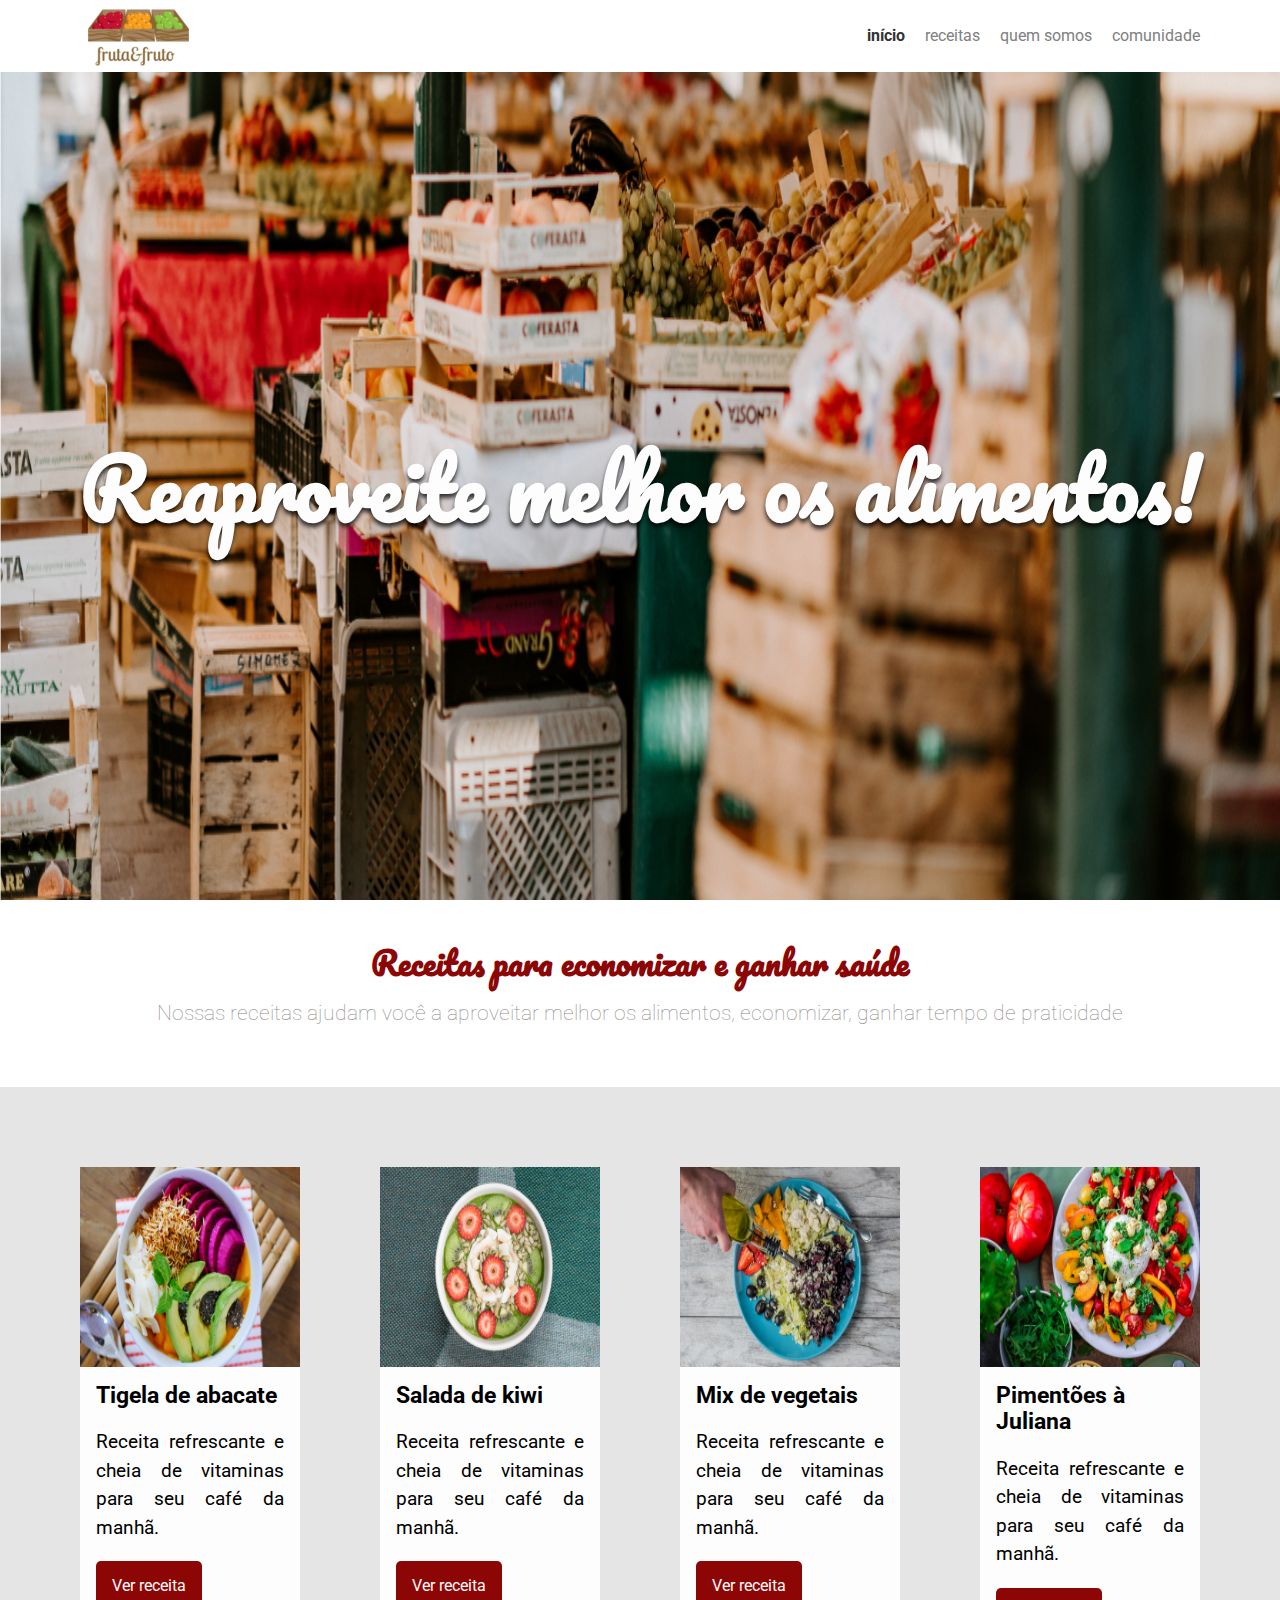
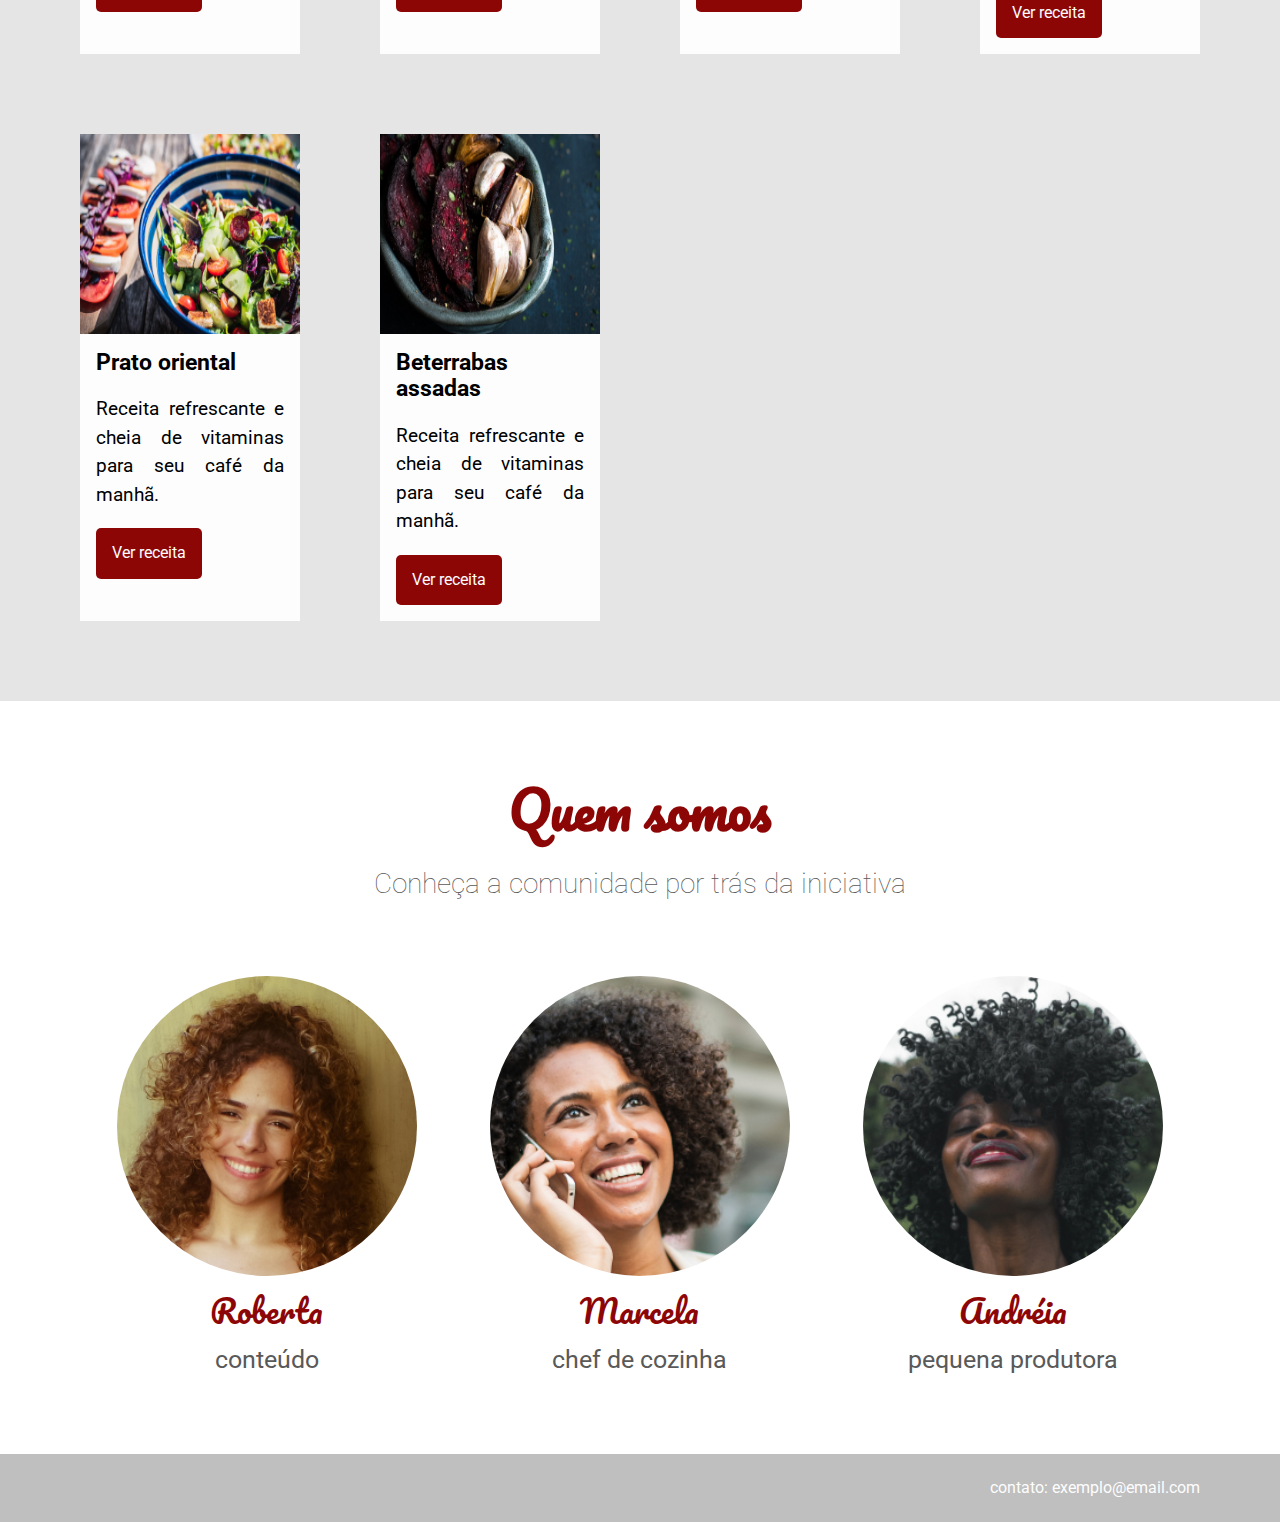
<file: Site_Responsivo/arquitetura-css-assets/index.html>
<!DOCTYPE html>
<html lang="pt-BR">
  <head>
    <link
      href="https://fonts.googleapis.com/css?family=Pacifico|Roboto:100,300,400,500,700,900"
      rel="stylesheet"
    />
    <meta charset="UTF-8" />
    <meta name="viewport" content="width=device-width, initial-scale=1.0" />
    <meta http-equiv="X-UA-Compatible" content="ie=edge" />
    <title>Fruta & Fruto</title>
    <link href="./assets/css/normalize.css" rel="stylesheet" />
    <link href="./assets/css/reset.css" rel="stylesheet" />
    <link rel="stylesheet" href="assets/css/cabecalho.css" />
    <link rel="stylesheet" href="assets/css/menu/menu-item.css" />
    <link rel="stylesheet" href="assets/css/menu/menu-link.css" />
    <link rel="stylesheet" href="assets/css/menu/menu-lista.css" />
    <link rel="stylesheet" href="assets/css/banner/banner-imagem.css" />
    <link rel="stylesheet" href="assets/css/banner/banner-titulo.css" />
    <link rel="stylesheet" href="assets/css/banner/banner.css" />
    <link rel="stylesheet" href="assets/css/sobre/sobre.css" />
    <link rel="stylesheet" href="assets/css/sobre/sobre-descricao.css" />
    <link rel="stylesheet" href="assets/css/sobre/sobre-titulo.css" />
    <link rel="stylesheet" href="assets/css/receita/receita-botao.css" />
    <link rel="stylesheet" href="assets/css/receita/receita-conteudo.css" />
    <link rel="stylesheet" href="assets/css/receita/receita-descricao.css" />
    <link rel="stylesheet" href="assets/css/receita/receita-imagem.css" />
    <link rel="stylesheet" href="assets/css/receita/receita-titulo.css" />
    <link rel="stylesheet" href="assets/css/receita/receita.css" />
    <link rel="stylesheet" href="assets/css/receitas.css" />
    <link
      rel="stylesheet"
      href="assets/css/quemSomos/quemSomos-descricao.css"
    />
    <link rel="stylesheet" href="assets/css/quemSomos/quemSomos-titulo.css" />
    <link rel="stylesheet" href="assets/css/quemSomos/quemSomos.css" />
    <link rel="stylesheet" href="assets/css/pessoas.css" />
    <link rel="stylesheet" href="assets/css/pessoa/pessoa-funcao.css" />
    <link rel="stylesheet" href="assets/css/pessoa/pessoa-imagem.css" />
    <link rel="stylesheet" href="assets/css/pessoa/pessoa-nome.css" />
    <link rel="stylesheet" href="assets/css/pessoa/pessoa.css" />
    <link rel="stylesheet" href="assets/css/rodape.css" />
    <link rel="stylesheet" href="assets/css/logo.css" />
  </head>
  <body>
    <header class="cabecalho">
      <img
        class="logo"
        src="assets/img/logo.jpg"
        alt="Logo da página Fruta e Fruto"
      />
      <nav class="menu">
        <ul class="menu__lista">
          <li class="menu__item" class="menu__item">
            <a class="menu__link ativo" href="#">Início</a>
          </li>
          <li class="menu__item">
            <a class="menu__link" href="#">Receitas</a>
          </li>
          <li class="menu__item">
            <a class="menu__link" href="#">Quem somos</a>
          </li>
          <li class="menu__item">
            <a class="menu__link" href="#">Comunidade</a>
          </li>
        </ul>
      </nav>
    </header>
    <section class="banner">
      <img
        class="banner__imagem"
        src="assets/img/banner.jpg"
        alt="Banner da página"
      />
      <h2 class="banner__titulo">Reaproveite melhor os alimentos!</h2>
    </section>

    <!-- =================================== SEÇÃO SOBRE =====================================================-->
    <section class="sobre">
      <h2 class="sobre__titulo">Receitas para economizar e ganhar saúde</h2>
      <p class="sobre__descricao">
        Nossas receitas ajudam você a aproveitar melhor os alimentos,
        economizar, ganhar tempo de praticidade
      </p>
    </section>
    <!--========================================= RECEITAS ==================================================-->
    <section class="receitas">
      <div class="receita">
        <img
          alt="Tigela de abacate"
          class="receita__imagem"
          src="./assets/img/receitas/tigela-de-abacate.jpg"
        />
        <div class="receita__conteudo">
          <h4 class="receita__titulo">Tigela de abacate</h4>
          <p class="receita__descricao">
            Receita refrescante e cheia de vitaminas para seu café da manhã.
          </p>
          <button class="receita__botao">Ver receita</button>
        </div>
      </div>
      <div class="receita">
        <img
          alt="Salada de kiwi"
          class="receita__imagem"
          src="./assets/img/receitas/salada-de-kiwi.jpg"
        />
        <div class="receita__conteudo">
          <h4 class="receita__titulo">Salada de kiwi</h4>
          <p class="receita__descricao">
            Receita refrescante e cheia de vitaminas para seu café da manhã.
          </p>
          <button class="receita__botao">Ver receita</button>
        </div>
      </div>
      <div class="receita">
        <img
          alt="Mix de vegetais"
          class="receita__imagem"
          src="./assets/img/receitas/mix-de-vegetais.jpg"
        />
        <div class="receita__conteudo">
          <h4 class="receita__titulo">Mix de vegetais</h4>
          <p class="receita__descricao">
            Receita refrescante e cheia de vitaminas para seu café da manhã.
          </p>
          <button class="receita__botao">Ver receita</button>
        </div>
      </div>
      <div class="receita">
        <img
          alt="Pimentões à Juliana"
          class="receita__imagem"
          src="./assets/img/receitas/pimentoes-a-juliana.jpg"
        />
        <div class="receita__conteudo">
          <h4 class="receita__titulo">Pimentões à Juliana</h4>
          <p class="receita__descricao">
            Receita refrescante e cheia de vitaminas para seu café da manhã.
          </p>
          <button class="receita__botao">Ver receita</button>
        </div>
      </div>
      <div class="receita">
        <img
          alt="Prato oriental"
          class="receita__imagem"
          src="./assets/img/receitas/prato-oriental.jpg"
        />
        <div class="receita__conteudo">
          <h4 class="receita__titulo">Prato oriental</h4>
          <p class="receita__descricao">
            Receita refrescante e cheia de vitaminas para seu café da manhã.
          </p>
          <button class="receita__botao">Ver receita</button>
        </div>
      </div>
      <div class="receita">
        <img
          alt="Beterrabas assadas"
          class="receita__imagem"
          src="./assets/img/receitas/beterrabas-assadas.jpg"
        />
        <div class="receita__conteudo">
          <h4 class="receita__titulo">Beterrabas assadas</h4>
          <p class="receita__descricao">
            Receita refrescante e cheia de vitaminas para seu café da manhã.
          </p>
          <button class="receita__botao">Ver receita</button>
        </div>
      </div>
    </section>
    <!--================================== QUEM SOMOS=====================-->
    <section class="quem-somos">
      <h3 class="quem-somos__titulo">Quem somos</h3>
      <p class="quem-somos__descricao">
        Conheça a comunidade por trás da iniciativa
      </p>
      <div class="pessoas">
        <div class="pessoa">
          <div class="pessoa__imagem pessoa__imagem--roberta"></div>
          <span class="pessoa__nome">Roberta</span>
          <span class="pessoa__funcao">Conteúdo</span>
        </div>
        <div class="pessoa">
          <div class="pessoa__imagem pessoa__imagem--marcela"></div>
          <span class="pessoa__nome">Marcela</span>
          <span class="pessoa__funcao">Chef de cozinha</span>
        </div>
        <div class="pessoa">
          <div class="pessoa__imagem pessoa__imagem--andreia"></div>
          <span class="pessoa__nome">Andréia</span>
          <span class="pessoa__funcao">Pequena Produtora</span>
        </div>
      </div>
    </section>
    <footer class="rodape">Contato: exemplo@email.com</footer>
  </body>
</html>
</file>
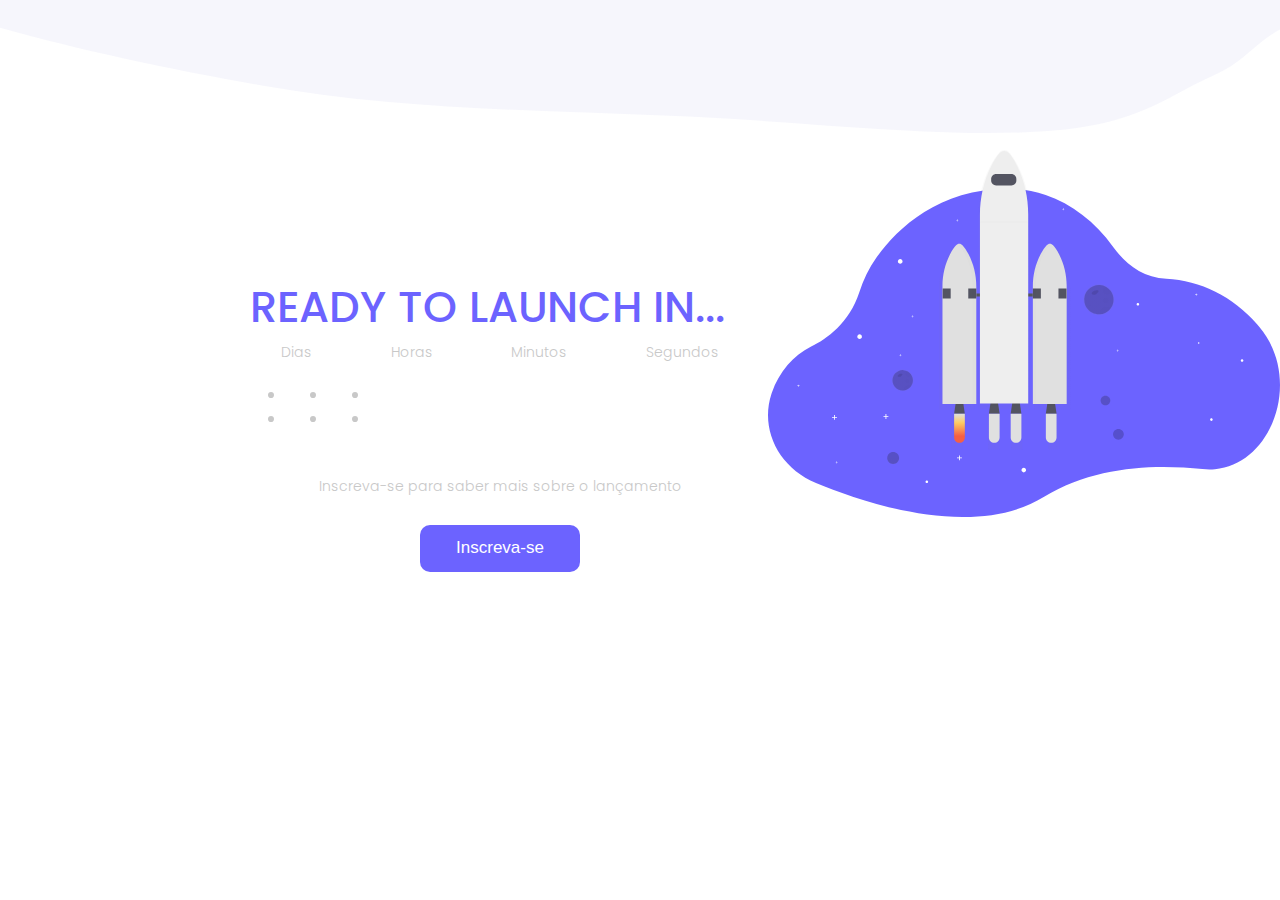
<file: coisas/Countdown/countdown.html>
<!DOCTYPE html>
<html lang="en">
<head>
    <meta charset="UTF-8">
    <meta http-equiv="X-UA-Compatible" content="IE=edge">
    <meta name="viewport" content="width=device-width, initial-scale=1.0">
    <link rel="preconnect" href="https://fonts.googleapis.com">
    <link rel="preconnect" href="https://fonts.gstatic.com" crossorigin>
    <link href="https://fonts.googleapis.com/css2?family=Poppins:wght@300;400;500&display=swap" rel="stylesheet">
    <link rel="stylesheet" href="/coisas/Countdown/assets/reset.css">
    <link rel="stylesheet" href="/coisas/Countdown/assets/style.css">
    
    
    <title>Countdown</title>
</head>
<body>  
    <header class="top-img">
        <img src="/coisas/Countdown/assets/img/top-image.svg" alt="">
    </header>
    <div class="container">
        <h2>READY TO LAUNCH IN...</h2>
        <div class="text">
            <p>Dias</p>
            <p>Horas</p>
            <p>Minutos</p>
            <p>Segundos</p>
        </div>
        <div class="numbers">
            <span id="dias"></span>
            <p>:</p>
            <span id="horas"></span>
            <p>:</p>
            <span id="minutos"></span>
            <p>:</p>
            <span id="segundos"></span>
        </div>
        <div class="forms">
            <p>Inscreva-se para saber mais sobre o lançamento</p>
            <button type="submit">Inscreva-se</button>
        </div>
    </div>  
    
    <footer>
            
</footer>
<script src="/coisas/Countdown/assets/script.js"></script>
</body>
</html>
</file>
<file: PlusCoffee/src/style.css>
* {
}
body {
  font-family: 'Charis SIL', serif;
  margin: 0;
}

.special-color {
  color: #bbb287 !important;
}

.special-colorNav {
  color: #bbb287 !important;
  font-weight: 2000;
}

.coffeee {
  color: rgba(80, 117, 0, 0.97);
}

.tittle-color {
  color: #bbb287;
}

.navbar-color {
  background-color: #341d08 !important;
}

.header-img1 {
  object-fit: cover;
  object-position: 0 20%;
  height: 600px;
}

.header-img2 {
  object-fit: cover;
  object-position: 0 100%;
  height: 600px;
}

.card {
  max-width: 18rem;
  border: solid 3px #bbb287;
  background-color: #bbb287;
}

.abouta {
  max-width: 100vw;
}
.backgroundAll {
  background-image: url(https://sternacafe.com.br/images/002.webp);
}

.pColor {
  color: white;
}

.footerColor {
  background-color: rgba(80, 117, 0, 0.97);
  color: white;
}

.color-special {
  color: rgba(80, 117, 0, 0.97);
}

h5 {
  font-family: 'Lobster', cursive;
  font-size: 25px;
  font-weight: 900;
}
</file>
<file: rocketCoffe/style.css>
* {
  margin: 0;
}
:root {
  --backgrond: #000;
  --text-color: #fff;
  --button: #8257e5;
  --border: #29292e;
  --border-menu-mobile: #a8a8b3;
  --text-color-menu-mobile: #e1e1e6;
}

.container {
  max-width: 1260px;
}

body {
  font-family: 'Poppins';
  background-color: #000;
  color: #fff;
}

header {
  position: relative;
  width: 918px;
  height: 50px;
  left: 240px;
  top: 70px;
}

nav {
  display: flex;
  justify-content: space-between;
  align-items: center;
}

a {
  text-decoration: none;
  color: #fff;
}

nav a:hover {
  color: #8257e5;
  text-decoration: underline;
}

ul {
  display: flex;
  gap: 2.8rem;
  list-style: none;
}

button {
  position: relative;
  z-index: 4;
  color: white;
  background-color: rgba(0, 0, 0, 0.25);
  border: #8257e5 solid 3px;
  padding: 15px;
  border-radius: 10px;
  font-family: 'Montserrat', sans-serif;
  cursor: pointer;
}

button:hover {
  background-color: #8257e5;
}

.tittle {
  position: absolute;
  z-index: 4;
  width: 590px;
  top: 200px;
  left: 406px;
  font-size: 80px;
}

.secondaryP {
  color: #8257e5;
  font-size: 80px;
  line-height: 109px;
  letter-spacing: -1px;
  text-shadow: 0px 4px 4px rgba(0, 0, 0, 0.25);
}

#animat {
  animation: fadein linear 5s;
}

@keyframes fadein {
  from {
    opacity: 0;
  }
  to {
    opacity: 1;
  }
}

.coffee {
  position: absolute;
  z-index: 4;
  top: 450px;
  left: 290px;
}

.blur2 {
  position: absolute;
  width: 400px;
  height: 400px;
  right: 0px;
  top: 0px;
  z-index: 1;
}

.blur1 {
  position: absolute;
  bottom: -200px;
  width: 500px;
  height: 600px;
}
</file>
<file: roleta/style.css>
.folha {
  max-width: 600px;
  position: relative;
  background-color: #cdcdcd;
  width: 600px;
  height: 600px;
  padding: 50px;
}

.roleta {
  border: 10px solid #fff;
  position: relative;
  width: 100%;
  height: 100%;
  border-radius: 50%;
  overflow: hidden;
  /*    animation: roleta 5s linear infinite;*/
}

path {
  fill: transparent;
}

.seta {
  position: absolute;
  left: 48.5%;
  border-bottom: 0px solid transparent;
  border-left: 20px solid transparent;
  border-right: 20px solid transparent;
  border-top: 40px solid #33c9dc;
  width: 0;
  height: 0;
  z-index: 999;
  animation: animacaoSeta 0.35s linear infinite;
}

.box1,
.box2,
.box3,
.box4,
.box5,
.box6,
.box7,
.box8 {
  position: absolute;
  width: 0;
  height: 0;
}

.box1 {
  border-top: 150px solid transparent;
  border-right: 150px solid transparent;
  border-bottom: 150px solid #f6685e;
  border-left: 150px solid #f6685e;
}

.box5 {
  border-top: 150px solid #e91e63;
  border-right: 150px solid #e91e63;
  border-bottom: 150px solid transparent;
  border-left: 150px solid transparent;
}

.box2 {
  border-top: 150px solid #9c27b0;
  border-right: 150px solid transparent;
  border-bottom: 150px solid transparent;
  border-left: 150px solid #9c27b0;
  left: 50%;
}

.box6 {
  border-top: 150px solid transparent;
  border-right: 150px solid #673ab7;
  border-bottom: 150px solid #673ab7;
  border-left: 150px solid transparent;
  left: 50%;
}

.box4 {
  border-top: 150px solid transparent;
  border-right: 150px solid transparent;
  border-bottom: 150px solid #2196f3;
  border-left: 150px solid #2196f3;
  top: 50%;
  left: 50%;
}

.box8 {
  border-top: 150px solid #34399d;
  border-right: 150px solid #34399d;
  border-bottom: 150px solid transparent;
  border-left: 150px solid transparent;
  top: 50%;
  left: 50%;
}

.box3 {
  border-top: 150px solid #009688;
  border-right: 150px solid transparent;
  border-bottom: 150px solid transparent;
  border-left: 150px solid #009688;
  top: 50%;
}

.box7 {
  border-top: 150px solid transparent;
  border-right: 150px solid #ffeb3b;
  border-bottom: 150px solid #ffeb3b;
  border-left: 150px solid transparent;
  top: 50%;
}

@keyframes roleta {
  0% {
    transform: rotate(0deg);
  }

  100% {
    transform: rotate(360deg);
  }
}

@keyframes animacaoSeta {
  0% {
    transform: rotate(0deg);
  }
  25% {
    transform: rotate(-15deg);
  }
  75% {
    transform: rotate(15deg);
  }
  100% {
    transform: rotate(0deg);
  }
}

.premio {
  position: absolute;
  z-index: 999;
  font-size: 27px;
  font-weight: bold;
  color: white;
}

.premio1 {
  top: 35%;
  left: 8%;
  transform: rotate(25deg);
}

.premio2 {
  top: 15%;
  left: 30%;
  transform: rotate(55deg);
}

.premio3 {
  top: 15%;
  left: 55%;
  transform: rotate(115deg);
}

.premio4 {
  top: 33%;
  right: 10%;
  transform: rotate(150deg);
}

.premio5 {
  top: 60%;
  right: 10%;
  transform: rotate(200deg);
}

.premio6 {
  top: 80%;
  right: 30%;
  transform: rotate(250deg);
}

.premio7 {
  top: 80%;
  left: 30%;
  transform: rotate(306deg);
}

.premio8 {
  top: 60%;
  left: 10%;
  transform: rotate(333deg);
}

.btnRoleta {
  position: absolute;
  color: white;
  background-color: #000;
  border: 15px solid #000;
  cursor: pointer;
  top: 45%;
  left: 45%;
  font-size: 35px;
  border-radius: 50%;
  height: 42px;
  width: 42px;
  text-align: center;
}

.play {
  z-index: 999;
}

.stop {
  /*    visibility: hidden;*/
  animation-play-state: paused;
}
</file>
<file: Site_Responsivo/arquitetura-css-assets/assets/css/cabecalho.css>
.cabecalho {
  align-items: center;
  background: f9f9f9;
  display: flex;
  justify-content: space-between;
  padding-left: 2rem;
  padding-right: 2rem;
}

@media screen and (min-width: 0) {
  .cabecalho {
    justify-content: center;
    padding: 0 1rem;
  }
}

@media screen and (min-width: 768px) {
  .cabecalho {
    padding: 0 5rem;
    justify-content: space-between;
  }
}
</file>
<file: Site_Responsivo/arquitetura-css-assets/assets/css/menu/menu-item.css>
.menu__item {
  list-style: none;
}

.menu__item:last-child .menu__link {
  margin-right: 0;
}
</file>
<file: Site_Responsivo/arquitetura-css-assets/assets/css/menu/menu-link.css>
.menu__link {
  color: #808080;
  margin-right: 1.25rem;
  text-decoration: none;
  text-transform: lowercase;
}

.menu__link.ativo {
  color: #333333;
  font-weight: bold;
}

.menu__link:hover {
  text-decoration: underline;
}
</file>
<file: Site_Responsivo/arquitetura-css-assets/assets/css/menu/menu-lista.css>
.menu__lista {
  display: flex;
}
</file>
<file: Site_Responsivo/arquitetura-css-assets/assets/css/banner/banner-imagem.css>
.banner__imagem {
  width: 100%;
}

@media screen and (min-width: 0) {
  .banner__imagem {
    height: calc(100vh - 51px);
  }
}

@media screen and (min-width: 768px) {
  .banner__imagem {
    height: calc(100vh - 72px);
  }
}
</file>
<file: Site_Responsivo/arquitetura-css-assets/assets/css/banner/banner-titulo.css>
.banner__titulo {
  color: #fdfdfd;
  font-family: Pacifico, cursive;

  position: absolute;
  left: 50%;
  text-shadow: 0 4px 4px rgba(0, 0, 0, 0.75);
  top: 50%;
  text-align: center;
  transform: translate(-50%, -50%);
  width: 100%;
}

@media screen and (min-width: 0) {
  .banner__titulo {
    font-size: 3rem;
  }
}

@media screen and (min-width: 768px) {
  .banner__titulo {
    font-size: 5.0625rem;
  }
}
</file>
<file: Site_Responsivo/arquitetura-css-assets/assets/css/banner/banner.css>
.banner {
  position: relative;
}
</file>
<file: Site_Responsivo/arquitetura-css-assets/assets/css/sobre/sobre.css>
.sobre {
  text-align: center;
}

@media screen and (min-width: 0) {
  .sobre {
    padding: 2.5rem 1rem;
  }
}

@media screen and (min-width: 768) {
  .sobre {
    padding: 2.5rem;
  }
}
</file>
<file: Site_Responsivo/arquitetura-css-assets/assets/css/sobre/sobre-descricao.css>
.sobre__descricao {
  color: #8c8888;

  font-weight: 100;
}

@media screen and (min-width: 0) {
  .sobre__descricao {
    font-size: 1.3rem;
  }
}

@media screen and (min-width: 768) {
  .sobre__descricao {
    font-size: 1.75rem;
  }
}
</file>
<file: Site_Responsivo/arquitetura-css-assets/assets/css/sobre/sobre-titulo.css>
.sobre__titulo {
  color: #8d0606;
  font-family: Pacifico, cursive;
}

@media screen and (min-width: 0) {
  .sobre__titulo {
    font-size: 2rem;
  }
}

@media screen and (min-width: 768) {
  .sobre__titulo {
    font-size: 3.1875rem;
  }
}
</file>
<file: Site_Responsivo/arquitetura-css-assets/assets/css/receita/receita-botao.css>
.receita__botao {
  background: #8d0606;
  border: none;
  border-radius: 5px;
  color: #fdfdfd;
  padding: 1rem;
  transition: all 0.1s ease-in-out;
}

.receita__botao:hover {
  cursor: pointer;
  background-color: #620404;
}
</file>
<file: Site_Responsivo/arquitetura-css-assets/assets/css/receita/receita-conteudo.css>
.receita__conteudo {
  padding: 1rem;
}
</file>
<file: Site_Responsivo/arquitetura-css-assets/assets/css/receita/receita-descricao.css>
.receita__descricao {
  font-size: 1.1875rem;
  line-height: 1.5;
  text-align: justify;
}
</file>
<file: Site_Responsivo/arquitetura-css-assets/assets/css/receita/receita-imagem.css>
.receita__imagem {
  height: 200px;
}
</file>
<file: Site_Responsivo/arquitetura-css-assets/assets/css/receita/receita-titulo.css>
.receita__titulo {
  font-size: 1.4375rem;
}
</file>
<file: Site_Responsivo/arquitetura-css-assets/assets/css/receita/receita.css>
.receita {
  background: #fdfdfd;
  display: flex;
  flex-direction: column;
  margin-bottom: 5rem;
}

@media screen and (min-width: 0) {
  .receita {
    margin-right: 1rem;
    width: 100%;
  }
}

@media screen and (min-width: 768px) {
  .receita {
    margin-right: 2.5rem;
    width: calc(33.33% - 2.5rem);
  }
}

@media screen and (min-width: 992px) {
  .receita {
    margin-right: 5rem;
    width: calc(25% - 5rem);
  }
}
</file>
<file: Site_Responsivo/arquitetura-css-assets/assets/css/receitas.css>
.receitas {
  background: #e5e5e5;
  display: flex;
  flex-wrap: wrap;
}

@media screen and (min-width: 0) {
  .receitas {
    padding: 5rem 0 0 1rem;
  }
}

@media screen and (min-width: 768px) {
  .receitas {
    padding: 5rem 0 0 2.5rem;
  }
}

@media screen and (min-width: 992px) {
  .receitas {
    padding: 5rem 0 0 5rem;
  }
}
</file>
<file: Site_Responsivo/arquitetura-css-assets/assets/css/quemSomos/quemSomos-descricao.css>
.quem-somos__descricao {
  font-weight: 100;
  font-size: 1.75rem;
  color: #595959;
}
</file>
<file: Site_Responsivo/arquitetura-css-assets/assets/css/quemSomos/quemSomos-titulo.css>
.quem-somos__titulo {
  margin-bottom: 1rem;
  color: #8d0606;
  font-size: 3.1875rem;
  font-family: Pacifico, cursive;
}
</file>
<file: Site_Responsivo/arquitetura-css-assets/assets/css/quemSomos/quemSomos.css>
.quem-somos {
  text-align: center;
  padding: 5rem;
}
</file>
<file: Site_Responsivo/arquitetura-css-assets/assets/css/pessoas.css>
.pessoas {
  display: flex;
  padding-top: 3rem;
  justify-content: space-around;
}

@media screen and (min-width: 0) {
  .pessoas {
    flex-direction: column;
  }
}

@media screen and (min-width: 768px) {
  .pessoas {
    flex-direction: row;
  }
}
</file>
<file: Site_Responsivo/arquitetura-css-assets/assets/css/pessoa/pessoa-funcao.css>
.pessoa__funcao {
  text-transform: lowercase;
  color: #595959;
  font-size: 1.59rem;
}
</file>
<file: Site_Responsivo/arquitetura-css-assets/assets/css/pessoa/pessoa-imagem.css>
.pessoa__imagem {
  background-size: cover;
  width: 300px;
  height: 300px;
  border-radius: 100%;
  background-position: center;
  margin: 0 auto;
  background-repeat: no-repeat;
}

.pessoa__imagem--roberta {
  background-image: url('../../img/pessoas/roberta.jpg');
}

.pessoa__imagem--marcela {
  background-image: url(../../img/pessoas/marcela.jpg);
}

.pessoa__imagem--andreia {
  background-image: url(../../img/pessoas/andreia.jpg);
}
</file>
<file: Site_Responsivo/arquitetura-css-assets/assets/css/pessoa/pessoa-nome.css>
.pessoa__nome {
  margin: 1rem 0;
  font-family: Pacifico, cursive;
  color: #8d0606;
  font-size: 2rem;
}
</file>
<file: Site_Responsivo/arquitetura-css-assets/assets/css/pessoa/pessoa.css>
.pessoa {
  display: flex;
  flex-direction: column;
}

@media screen and (min-width: 0) {
  .pessoa {
    margin-bottom: 2rem;
  }
}

@media screen and (min-width: 768px) {
  .pessoa {
    margin-bottom: 0;
  }
}
</file>
<file: Site_Responsivo/arquitetura-css-assets/assets/css/rodape.css>
.rodape {
  background: #bfbfbf;
  color: #fdfdfd;
  text-align: right;
  padding: 1.5625rem 5rem;
  text-transform: lowercase;
}
</file>
<file: Site_Responsivo/arquitetura-css-assets/assets/css/logo.css>
@media screen and (min-width: 0) {
  .logo {
    display: none;
  }
}

@media screen and (min-width: 768px) {
  .logo {
    display: block;
  }
}
</file>
<file: coisas/Countdown/assets/style.css>
:root {
    --black: #4D4C59;
    --purple: #6C63FF;
      --light-grey: #C8C8C8;
    --text-color: #9C9AB6;
  }

  body {
    font-family: 'Poppins', sans-serif;
    background-image: url(/coisas/Countdown/assets/img/background.svg);
    background-repeat: no-repeat;
    background-size: 40%;
    background-position-y: 150px;
    background-position-x: right;
  }


h2 {
    color: #6C63FF;
    font-size: 2.7rem;
    font-weight: 500;
}

p {
    color: var(--light-grey);
    font-size: 14px;
    font-weight: 300;
}

span {
    color: var(--black);
    font-size: 76px;
    font-weight: 400;
}

.numbers p {
  font-size: 56px;
}


.container {
  display: flex;
  flex-direction: column;
  gap: 1rem;
  max-width: 500px;
  margin-left: 250px;
  margin-top: 150px;
}

.text {
  max-width: 500px;
  display: flex;
  flex-direction: row;
  justify-content: space-around;
  gap: 1rem;

}

.numbers {
  display: flex;
  flex-direction: row;
  gap: 1rem;
}


.forms {
  display: flex;
  flex-direction: column;
  align-items: center;
  gap: 2rem;
  padding-top: 2rem;
  color: var(--text-color);
}

.forms button {
  background-color: var(--purple);
  color: white;
  width: 10rem;
  height: 2.9rem;
  border: #6C63FF;
  border-radius: 10px;
  cursor: pointer;
  font-size: 17px;
}

.forms button:hover {
  transition: 2s;
  background-color: #000;
}

footer {
  background-image: url(/coisas/Countdown/assets/img/bottom.svg);
  background-size: 100vw;
}
</file>
<file: nlwReturn/style.css>
/*================ GERAL E RESET */

* {
  margin: 0;
  padding: 0;
  box-sizing: border-box;
}

:root {
  --primary-color: hsl(170, 100%, 26%);
  --headline: hsl(210, 11%, 15%);
  --paragraph: hsl(210, 9%, 31%);

  --brand-light: hsl(148, 23%, 89%);

  font-size: 62.5%; /* 1rem = 10px */

  --nav-height: 7.2rem;
}

html,
body {
  width: 100%;
  height: 100%;
}

header::before {
  content: '';
  width: 100%;
  height: calc(108rem + var(--nav-height));
  background-color: var(--brand-light);
  display: block;

  position: absolute;
  top: 0;
  left: 0;
  z-index: -1;
}

body {
  font-family: 'DM Sans';
  font-size: 1.6rem;

  text-align: center;

  overflow: overlay;
}

.wrapper {
  width: 37.5rem;
  margin-inline: auto;
  padding-inline: 2.4rem;
}

ul {
  list-style: none;
}

/* ================== HEADER =================*/

header {
  margin-top: calc(4.1rem + var(--nav-height));
}

header h4 {
  font-size: 1.4rem;
  color: var(--primary-color);
  margin-bottom: 1.6rem;
}

header h1 {
  font-size: 3.4rem;
  color: var(--headline);
  line-height: 130%;
  margin-bottom: 2.4rem;
}

header p {
  font-size: 1.8rem;
  line-height: 150%;
  font-weight: 400;
  color: var(--paragraph);

  margin-bottom: 3.2rem;
}

header button {
  background: var(--primary-color);

  border: none;
  border-radius: 4rem;

  margin-bottom: 6rem;

  height: 6.2rem;
  width: 26.3rem;

  color: white;
  font-size: 1.4rem;
  font-weight: 700;
  text-transform: uppercase;

  display: flex;
  align-items: center;
  justify-content: center;
  gap: 1.6rem;

  margin-right: auto;

  margin-left: auto;
}
header img {
  width: 26.4rem;
  display: block;
  margin-inline: auto;
  object-position: 0 2rem;
}

.bigBox {
  width: 32.7rem;
  padding-block: 4rem;
  margin-inline: auto;

  display: flex;
  flex-direction: column;
  justify-content: center;
  gap: 6rem;

  background-color: #fffaf1;
  border: 1px solid var(--brand-light);
  border-radius: 0.6rem;
}

.miniBox h3 {
  font-size: 4.8rem;
  color: var(--headline);
  line-height: 130%;

  margin-bottom: 0.4rem;
}

.miniBox p {
  margin: 0;
  color: var(--primary-color);
  line-height: 150%;
}
/* ================== NAVIGATION =================*/

nav {
  display: flex;

  height: var(--nav-height);

  position: fixed;
  top: 0;
  left: 50%;
  transform: translateX(-50%);
}

nav .wrapper {
  display: flex;
  align-items: center;
  justify-content: space-between;
}

nav.scroll {
  background: var(--primary-color);
  width: 100vw;
}

nav.scroll svg:nth-child(1) path {
  fill: white;
}

nav.scroll button path {
  stroke: white;
}

nav button {
  background: none;
  border: none;
  cursor: pointer;
}

/* ================== MENU-EXPANDED =================*/
body.menu-expanded {
  overflow: hidden;
}

body.menu-expanded > :not(nav) {
  display: none;
}

.menu,
.close-menu,
body.menu-expanded .menu {
  opacity: 0;
  visibility: hidden;
}

body.menu-expanded .menu,
body.menu-expanded .close-menu {
  opacity: 1;
  visibility: visible;
}

body.menu-expanded .menu {
  position: fixed;
  top: 0;
  left: 0;
  background: var(--primary-color);

  width: 100vw;
  height: 100vh;

  padding-top: var(--nav-height);
}

body.menu-expanded nav {
  position: relative;
}

.menu ul:nth-child(1) {
  display: flex;
  flex-direction: column;
  gap: 4.8rem;

  margin-top: 6rem;

  font-weight: 700;
  font-size: 2.4rem;
  line-height: 3.1rem;
}

.menu ul a {
  color: white;
  text-decoration: none;
}

.menu .button {
  background: #ffffff;
  border-radius: 4rem;
  font-weight: 700;
  font-size: 1.8rem;
  line-height: 2.3rem;
  text-transform: uppercase;
  text-decoration: none;

  color: var(--primary-color);

  display: inline-block;
  padding: 1.6rem 3.2rem;

  margin-top: 4.8rem;
  margin-bottom: 8rem;
}

.social-links {
  display: flex;
  align-items: center;
  justify-content: center;
  gap: 3.2rem;
}

body.menu-expanded .logo,
body.menu-expanded button {
  position: relative;
  z-index: 100;
}

body.menu-expanded .logo path {
  fill: white;
}
body.menu-expanded .close-menu path {
  stroke: white;
}
</file>
